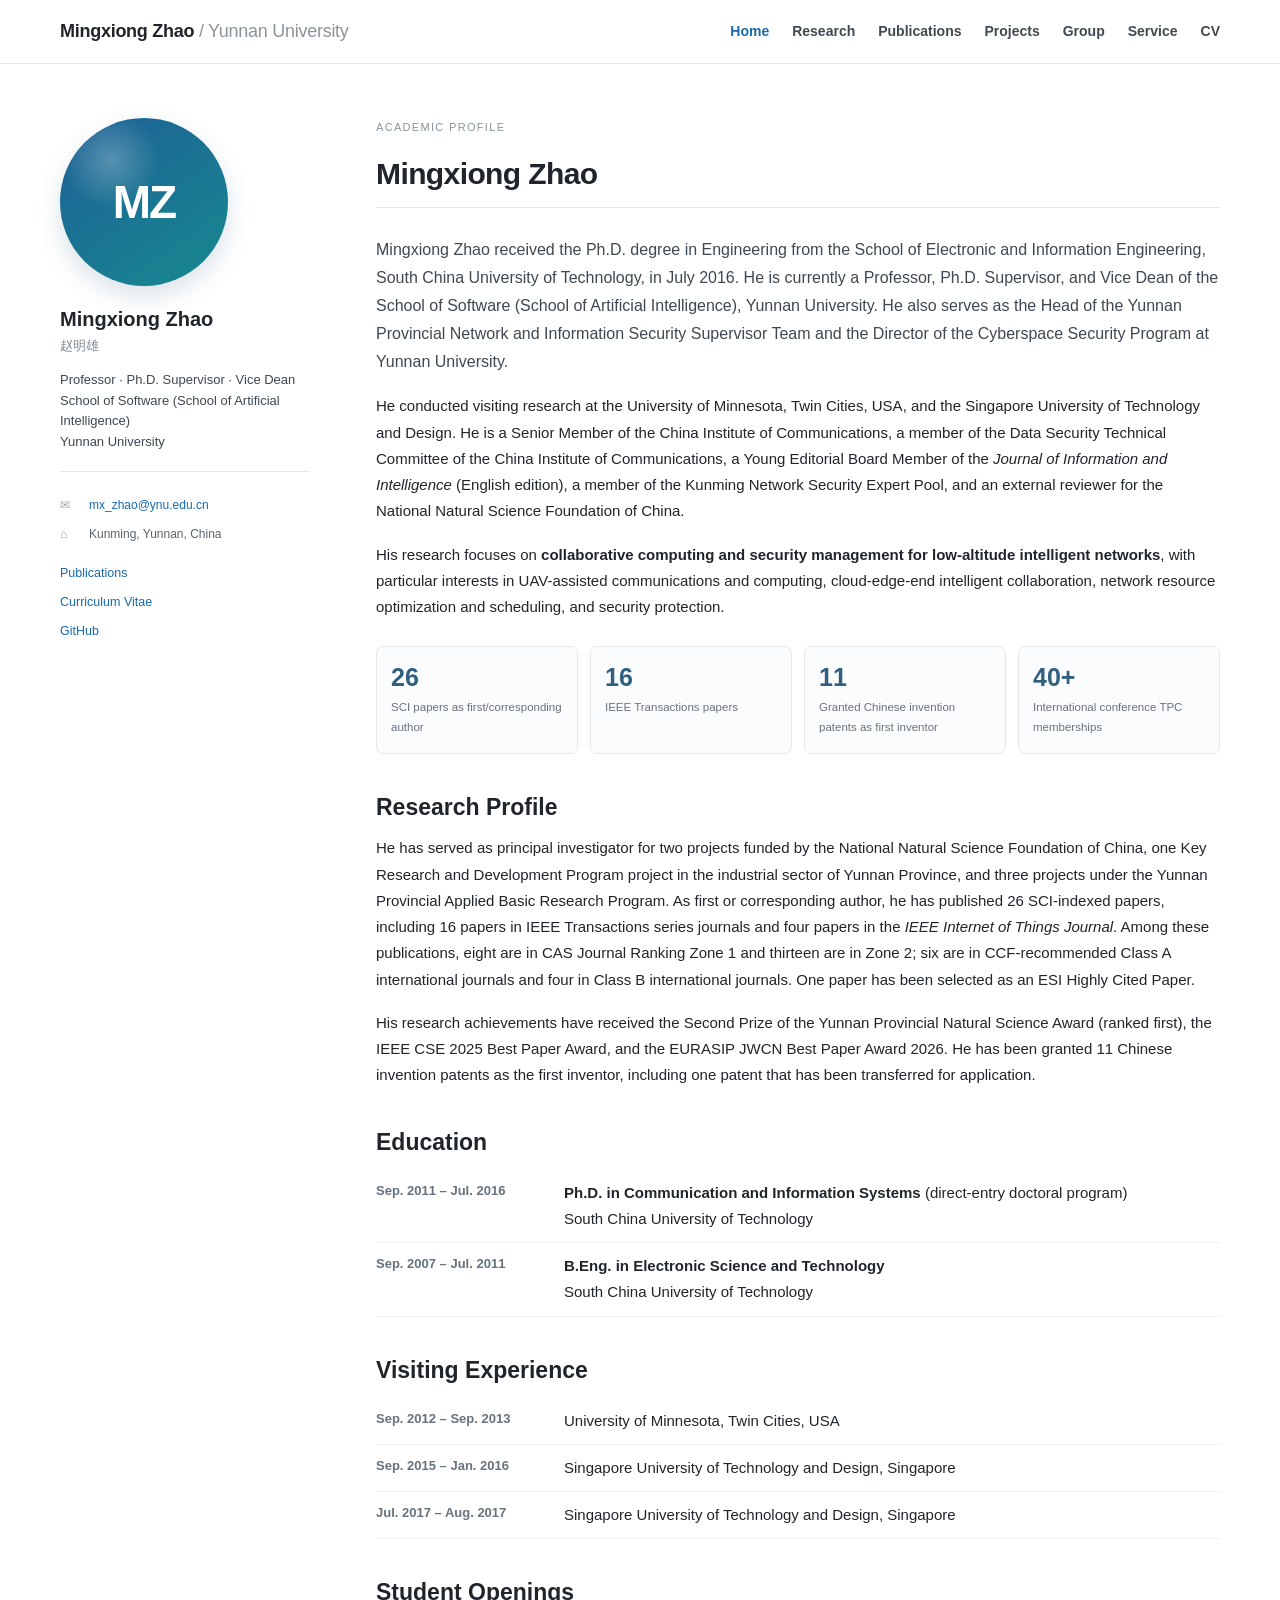
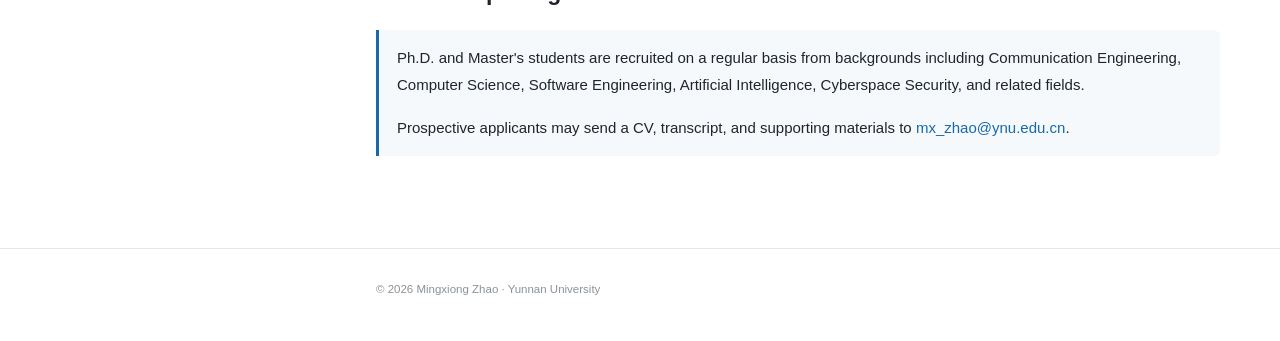
<file: index.html>
<!doctype html>
<html lang="en">
<head>
<meta charset="utf-8"><meta name="viewport" content="width=device-width,initial-scale=1">
<meta name="description" content="Mingxiong Zhao, Professor and Ph.D. Supervisor at Yunnan University. Research on low-altitude intelligent networks, UAV-assisted communication and computing, edge intelligence, network optimization, and security.">
<title>Home | Mingxiong Zhao</title><link rel="stylesheet" href="assets/css/main.css">
</head>
<body>
<header class="site-header"><div class="navbar"><a class="site-title" href="index.html">Mingxiong Zhao <span>/ Yunnan University</span></a><button class="menu-btn" aria-label="Toggle navigation" aria-expanded="false">☰</button><nav class="nav-links"><a href="index.html" class="active">Home</a><a href="research/">Research</a><a href="publications/">Publications</a><a href="projects/">Projects</a><a href="group/">Group</a><a href="service/">Service</a><a href="cv/">CV</a></nav></div></header>
<div class="layout">
<aside class="sidebar"><div class="sidebar-inner"><div class="avatar" aria-label="Profile photo placeholder">MZ</div><div><h2>Mingxiong Zhao</h2><p class="name-en">赵明雄</p><p class="role">Professor · Ph.D. Supervisor · Vice Dean<br>School of Software (School of Artificial Intelligence)<br>Yunnan University</p></div><div class="sidebar-meta"><div class="meta-row"><span class="meta-label">✉</span><span><a href="mailto:mx_zhao@ynu.edu.cn">mx_zhao@ynu.edu.cn</a></span></div><div class="meta-row"><span class="meta-label">⌂</span><span>Kunming, Yunnan, China</span></div></div><div class="sidebar-links"><a href="publications/">Publications</a><a href="cv/">Curriculum Vitae</a><a href="https://github.com/zhao-ynu">GitHub</a></div></div></aside>
<main class="content">
<p class="smallcaps">Academic Profile</p><h1>Mingxiong Zhao</h1>
<p class="lead">Mingxiong Zhao received the Ph.D. degree in Engineering from the School of Electronic and Information Engineering, South China University of Technology, in July 2016. He is currently a Professor, Ph.D. Supervisor, and Vice Dean of the School of Software (School of Artificial Intelligence), Yunnan University. He also serves as the Head of the Yunnan Provincial Network and Information Security Supervisor Team and the Director of the Cyberspace Security Program at Yunnan University.</p>
<p>He conducted visiting research at the University of Minnesota, Twin Cities, USA, and the Singapore University of Technology and Design. He is a Senior Member of the China Institute of Communications, a member of the Data Security Technical Committee of the China Institute of Communications, a Young Editorial Board Member of the <em>Journal of Information and Intelligence</em> (English edition), a member of the Kunming Network Security Expert Pool, and an external reviewer for the National Natural Science Foundation of China.</p>
<p>His research focuses on <strong>collaborative computing and security management for low-altitude intelligent networks</strong>, with particular interests in UAV-assisted communications and computing, cloud-edge-end intelligent collaboration, network resource optimization and scheduling, and security protection.</p>
<div class="quick-stats"><div class="stat"><strong>26</strong><span>SCI papers as first/corresponding author</span></div><div class="stat"><strong>16</strong><span>IEEE Transactions papers</span></div><div class="stat"><strong>11</strong><span>Granted Chinese invention patents as first inventor</span></div><div class="stat"><strong>40+</strong><span>International conference TPC memberships</span></div></div>
<h2>Research Profile</h2><p>He has served as principal investigator for two projects funded by the National Natural Science Foundation of China, one Key Research and Development Program project in the industrial sector of Yunnan Province, and three projects under the Yunnan Provincial Applied Basic Research Program. As first or corresponding author, he has published 26 SCI-indexed papers, including 16 papers in IEEE Transactions series journals and four papers in the <em>IEEE Internet of Things Journal</em>. Among these publications, eight are in CAS Journal Ranking Zone 1 and thirteen are in Zone 2; six are in CCF-recommended Class A international journals and four in Class B international journals. One paper has been selected as an ESI Highly Cited Paper.</p>
<p>His research achievements have received the Second Prize of the Yunnan Provincial Natural Science Award (ranked first), the IEEE CSE 2025 Best Paper Award, and the EURASIP JWCN Best Paper Award 2026. He has been granted 11 Chinese invention patents as the first inventor, including one patent that has been transferred for application.</p>
<h2>Education</h2><div class="cv-item"><span class="cv-date">Sep. 2011 – Jul. 2016</span><div><strong>Ph.D. in Communication and Information Systems</strong> (direct-entry doctoral program)<br>South China University of Technology</div></div><div class="cv-item"><span class="cv-date">Sep. 2007 – Jul. 2011</span><div><strong>B.Eng. in Electronic Science and Technology</strong><br>South China University of Technology</div></div>
<h2>Visiting Experience</h2><div class="cv-item"><span class="cv-date">Sep. 2012 – Sep. 2013</span><div>University of Minnesota, Twin Cities, USA</div></div><div class="cv-item"><span class="cv-date">Sep. 2015 – Jan. 2016</span><div>Singapore University of Technology and Design, Singapore</div></div><div class="cv-item"><span class="cv-date">Jul. 2017 – Aug. 2017</span><div>Singapore University of Technology and Design, Singapore</div></div>
<h2>Student Openings</h2><div class="notice"><p>Ph.D. and Master's students are recruited on a regular basis from backgrounds including Communication Engineering, Computer Science, Software Engineering, Artificial Intelligence, Cyberspace Security, and related fields.</p><p>Prospective applicants may send a CV, transcript, and supporting materials to <a href="mailto:mx_zhao@ynu.edu.cn">mx_zhao@ynu.edu.cn</a>.</p></div>
</main></div>
<footer class="footer"><div class="footer-inner"><p>© 2026 Mingxiong Zhao · Yunnan University</p></div></footer><script src="assets/js/main.js"></script></body></html>
</file>
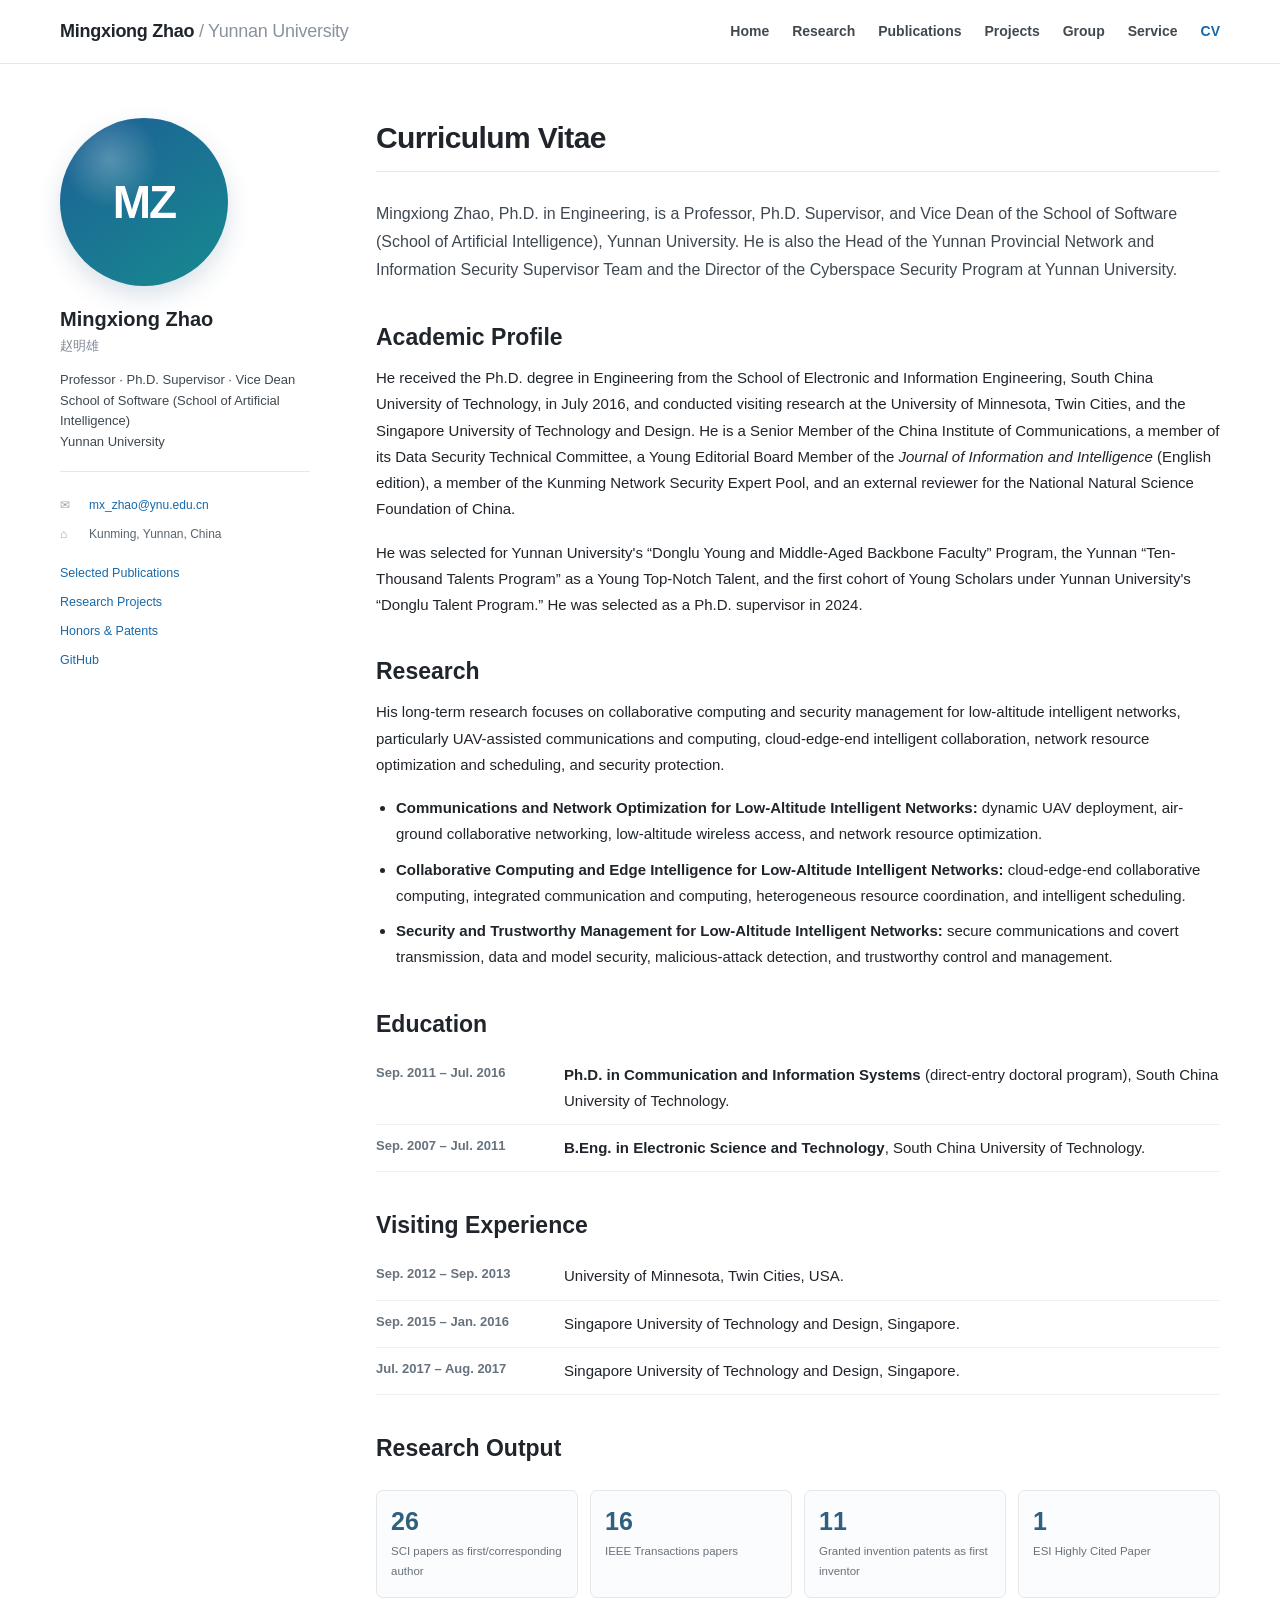
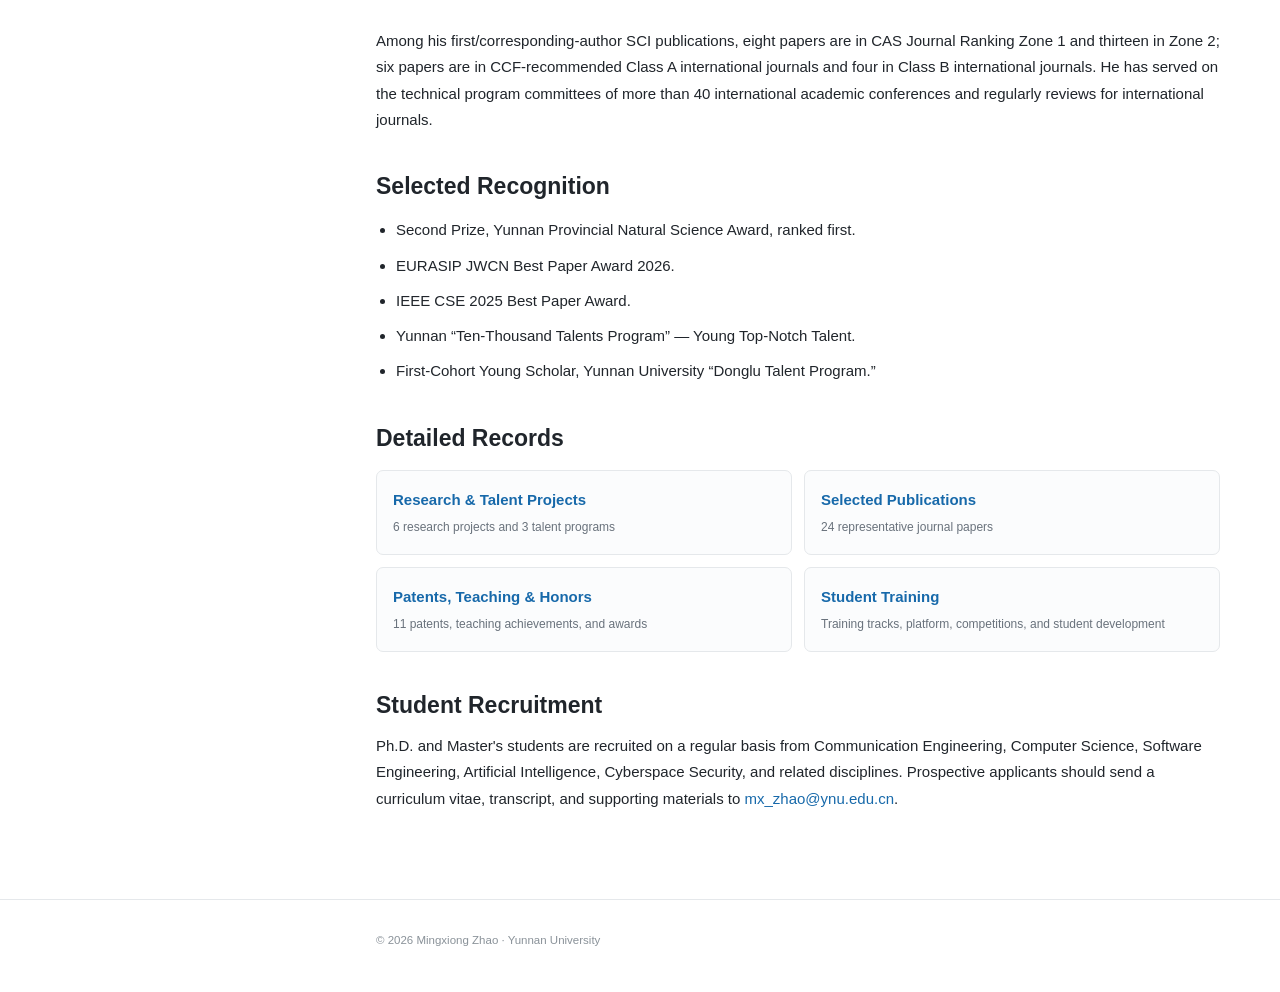
<file: cv/index.html>
<!doctype html><html lang="en"><head><meta charset="utf-8"><meta name="viewport" content="width=device-width,initial-scale=1"><meta name="description" content="Curriculum vitae of Mingxiong Zhao, Yunnan University."><title>CV | Mingxiong Zhao</title><link rel="stylesheet" href="../assets/css/main.css"></head><body><header class="site-header"><div class="navbar"><a class="site-title" href="../index.html">Mingxiong Zhao <span>/ Yunnan University</span></a><button class="menu-btn" aria-label="Toggle navigation" aria-expanded="false">☰</button><nav class="nav-links"><a href="../index.html">Home</a><a href="../research/">Research</a><a href="../publications/">Publications</a><a href="../projects/">Projects</a><a href="../group/">Group</a><a href="../service/">Service</a><a href="../cv/" class="active">CV</a></nav></div></header><div class="layout"><aside class="sidebar"><div class="sidebar-inner"><div class="avatar">MZ</div><div><h2>Mingxiong Zhao</h2><p class="name-en">赵明雄</p><p class="role">Professor · Ph.D. Supervisor · Vice Dean<br>School of Software (School of Artificial Intelligence)<br>Yunnan University</p></div><div class="sidebar-meta"><div class="meta-row"><span class="meta-label">✉</span><span><a href="mailto:mx_zhao@ynu.edu.cn">mx_zhao@ynu.edu.cn</a></span></div><div class="meta-row"><span class="meta-label">⌂</span><span>Kunming, Yunnan, China</span></div></div><div class="sidebar-links"><a href="../publications/">Selected Publications</a><a href="../projects/">Research Projects</a><a href="../service/">Honors & Patents</a><a href="https://github.com/zhao-ynu">GitHub</a></div></div></aside><main class="content"><h1>Curriculum Vitae</h1><p class="lead">Mingxiong Zhao, Ph.D. in Engineering, is a Professor, Ph.D. Supervisor, and Vice Dean of the School of Software (School of Artificial Intelligence), Yunnan University. He is also the Head of the Yunnan Provincial Network and Information Security Supervisor Team and the Director of the Cyberspace Security Program at Yunnan University.</p><h2>Academic Profile</h2><p>He received the Ph.D. degree in Engineering from the School of Electronic and Information Engineering, South China University of Technology, in July 2016, and conducted visiting research at the University of Minnesota, Twin Cities, and the Singapore University of Technology and Design. He is a Senior Member of the China Institute of Communications, a member of its Data Security Technical Committee, a Young Editorial Board Member of the <em>Journal of Information and Intelligence</em> (English edition), a member of the Kunming Network Security Expert Pool, and an external reviewer for the National Natural Science Foundation of China.</p><p>He was selected for Yunnan University's “Donglu Young and Middle-Aged Backbone Faculty” Program, the Yunnan “Ten-Thousand Talents Program” as a Young Top-Notch Talent, and the first cohort of Young Scholars under Yunnan University's “Donglu Talent Program.” He was selected as a Ph.D. supervisor in 2024.</p><h2>Research</h2><p>His long-term research focuses on collaborative computing and security management for low-altitude intelligent networks, particularly UAV-assisted communications and computing, cloud-edge-end intelligent collaboration, network resource optimization and scheduling, and security protection.</p><ul class="service-list"><li><strong>Communications and Network Optimization for Low-Altitude Intelligent Networks:</strong> dynamic UAV deployment, air-ground collaborative networking, low-altitude wireless access, and network resource optimization.</li><li><strong>Collaborative Computing and Edge Intelligence for Low-Altitude Intelligent Networks:</strong> cloud-edge-end collaborative computing, integrated communication and computing, heterogeneous resource coordination, and intelligent scheduling.</li><li><strong>Security and Trustworthy Management for Low-Altitude Intelligent Networks:</strong> secure communications and covert transmission, data and model security, malicious-attack detection, and trustworthy control and management.</li></ul><h2>Education</h2><div class="cv-item"><span class="cv-date">Sep. 2011 – Jul. 2016</span><div><strong>Ph.D. in Communication and Information Systems</strong> (direct-entry doctoral program), South China University of Technology.</div></div><div class="cv-item"><span class="cv-date">Sep. 2007 – Jul. 2011</span><div><strong>B.Eng. in Electronic Science and Technology</strong>, South China University of Technology.</div></div><h2>Visiting Experience</h2><div class="cv-item"><span class="cv-date">Sep. 2012 – Sep. 2013</span><div>University of Minnesota, Twin Cities, USA.</div></div><div class="cv-item"><span class="cv-date">Sep. 2015 – Jan. 2016</span><div>Singapore University of Technology and Design, Singapore.</div></div><div class="cv-item"><span class="cv-date">Jul. 2017 – Aug. 2017</span><div>Singapore University of Technology and Design, Singapore.</div></div><h2>Research Output</h2><div class="quick-stats"><div class="stat"><strong>26</strong><span>SCI papers as first/corresponding author</span></div><div class="stat"><strong>16</strong><span>IEEE Transactions papers</span></div><div class="stat"><strong>11</strong><span>Granted invention patents as first inventor</span></div><div class="stat"><strong>1</strong><span>ESI Highly Cited Paper</span></div></div><p>Among his first/corresponding-author SCI publications, eight papers are in CAS Journal Ranking Zone 1 and thirteen in Zone 2; six papers are in CCF-recommended Class A international journals and four in Class B international journals. He has served on the technical program committees of more than 40 international academic conferences and regularly reviews for international journals.</p><h2>Selected Recognition</h2><ul class="service-list"><li>Second Prize, Yunnan Provincial Natural Science Award, ranked first.</li><li>EURASIP JWCN Best Paper Award 2026.</li><li>IEEE CSE 2025 Best Paper Award.</li><li>Yunnan “Ten-Thousand Talents Program” — Young Top-Notch Talent.</li><li>First-Cohort Young Scholar, Yunnan University “Donglu Talent Program.”</li></ul><h2>Detailed Records</h2><div class="link-grid"><a class="link-card" href="../projects/"><strong>Research & Talent Projects</strong><span>6 research projects and 3 talent programs</span></a><a class="link-card" href="../publications/"><strong>Selected Publications</strong><span>24 representative journal papers</span></a><a class="link-card" href="../service/"><strong>Patents, Teaching & Honors</strong><span>11 patents, teaching achievements, and awards</span></a><a class="link-card" href="../group/"><strong>Student Training</strong><span>Training tracks, platform, competitions, and student development</span></a></div><h2>Student Recruitment</h2><p>Ph.D. and Master's students are recruited on a regular basis from Communication Engineering, Computer Science, Software Engineering, Artificial Intelligence, Cyberspace Security, and related disciplines. Prospective applicants should send a curriculum vitae, transcript, and supporting materials to <a href="mailto:mx_zhao@ynu.edu.cn">mx_zhao@ynu.edu.cn</a>.</p></main></div><footer class="footer"><div class="footer-inner"><p>© 2026 Mingxiong Zhao · Yunnan University</p></div></footer><script src="../assets/js/main.js"></script></body></html>
</file>
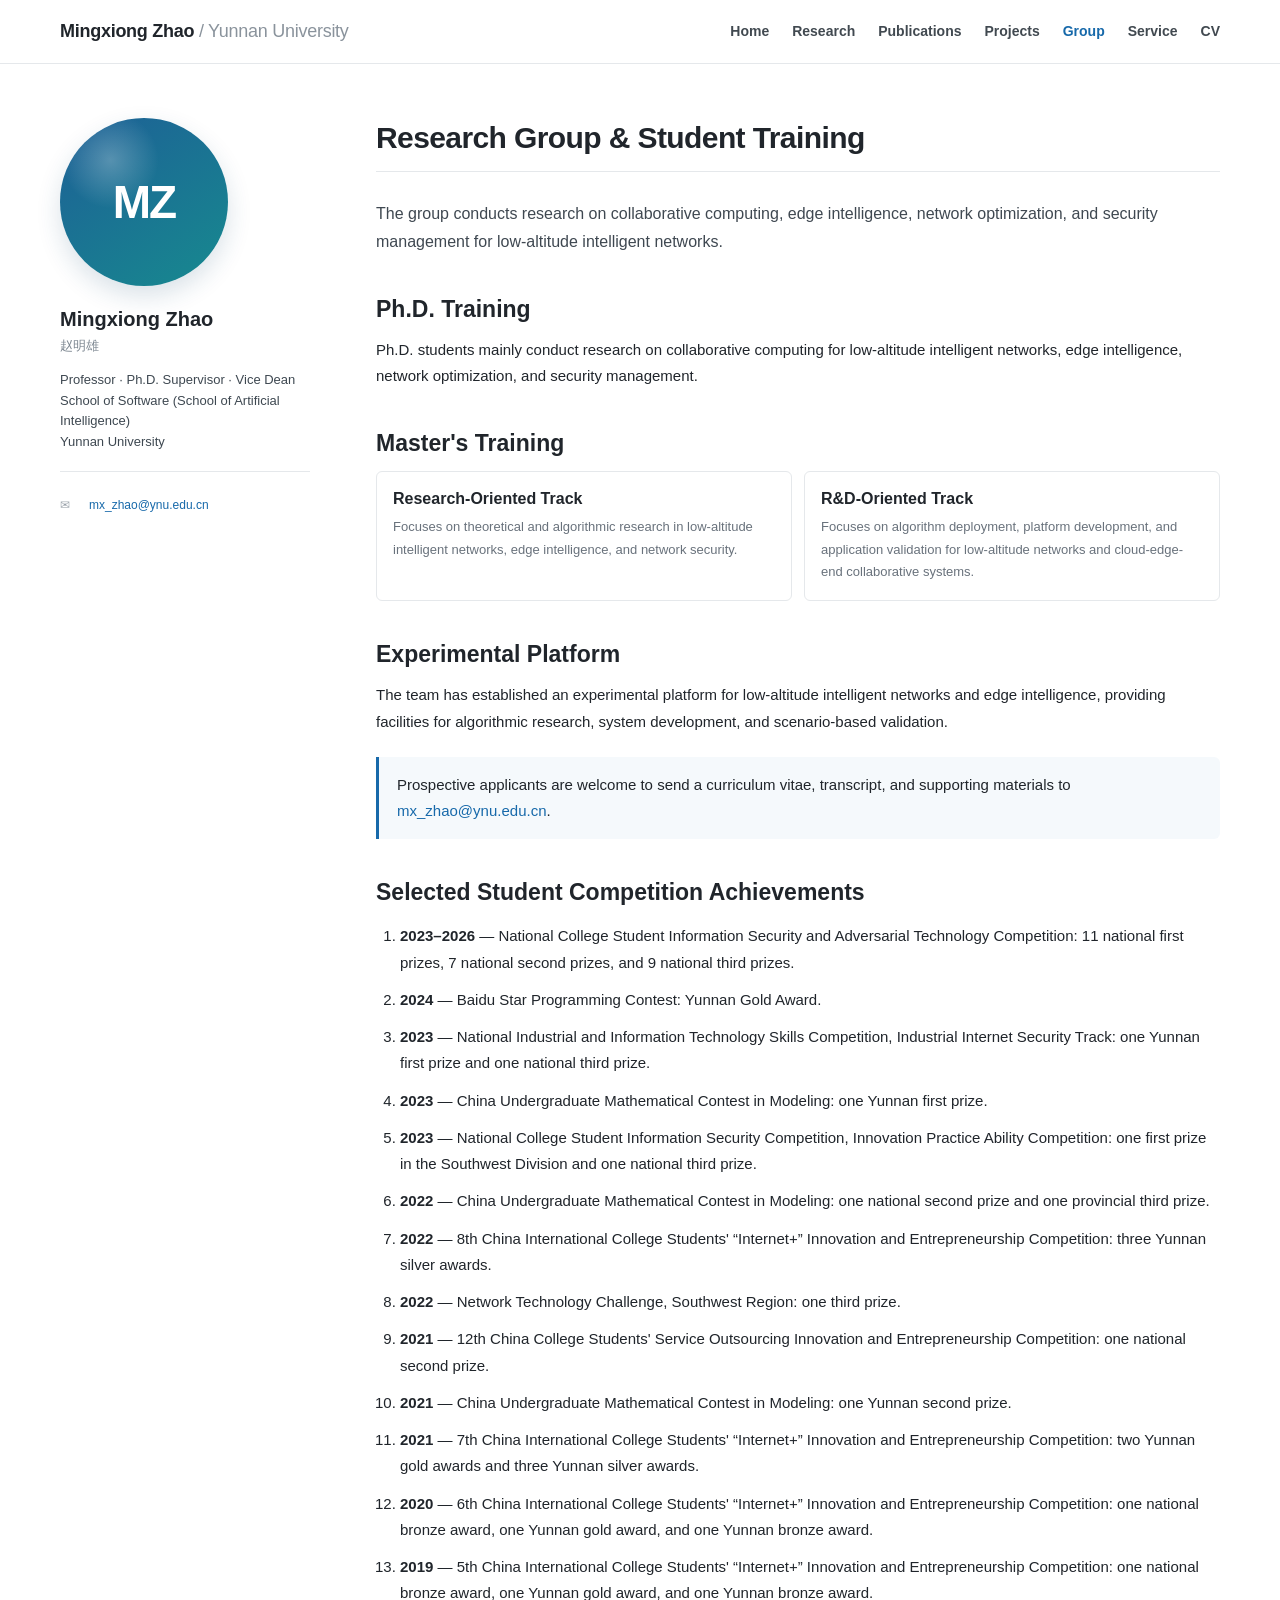
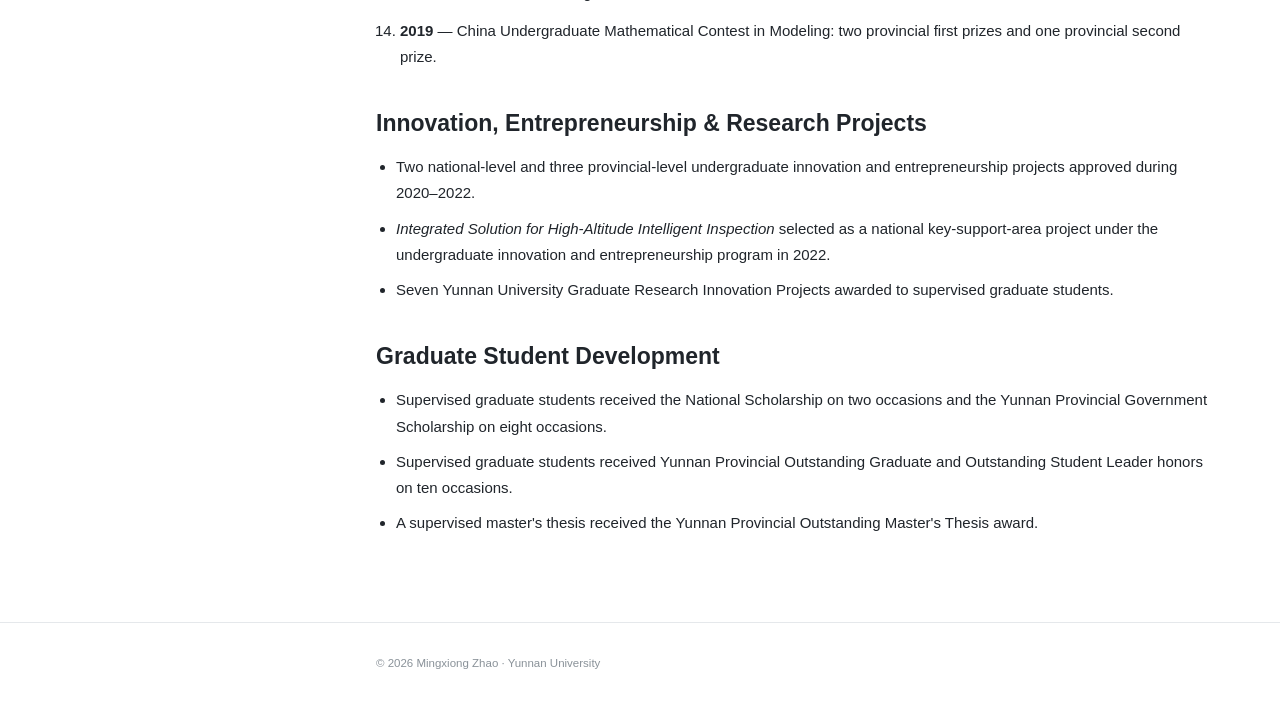
<file: group/index.html>
<!doctype html><html lang="en"><head><meta charset="utf-8"><meta name="viewport" content="width=device-width,initial-scale=1"><meta name="description" content="Research group, student training, and student achievements supervised by Mingxiong Zhao."><title>Group | Mingxiong Zhao</title><link rel="stylesheet" href="../assets/css/main.css"></head><body><header class="site-header"><div class="navbar"><a class="site-title" href="../index.html">Mingxiong Zhao <span>/ Yunnan University</span></a><button class="menu-btn" aria-label="Toggle navigation" aria-expanded="false">☰</button><nav class="nav-links"><a href="../index.html">Home</a><a href="../research/">Research</a><a href="../publications/">Publications</a><a href="../projects/">Projects</a><a href="../group/" class="active">Group</a><a href="../service/">Service</a><a href="../cv/">CV</a></nav></div></header><div class="layout"><aside class="sidebar"><div class="sidebar-inner"><div class="avatar">MZ</div><div><h2>Mingxiong Zhao</h2><p class="name-en">赵明雄</p><p class="role">Professor · Ph.D. Supervisor · Vice Dean<br>School of Software (School of Artificial Intelligence)<br>Yunnan University</p></div><div class="sidebar-meta"><div class="meta-row"><span class="meta-label">✉</span><span><a href="mailto:mx_zhao@ynu.edu.cn">mx_zhao@ynu.edu.cn</a></span></div></div></div></aside><main class="content"><h1>Research Group & Student Training</h1><p class="lead">The group conducts research on collaborative computing, edge intelligence, network optimization, and security management for low-altitude intelligent networks.</p><h2>Ph.D. Training</h2><p>Ph.D. students mainly conduct research on collaborative computing for low-altitude intelligent networks, edge intelligence, network optimization, and security management.</p><h2>Master's Training</h2><div class="topic-grid"><div class="topic-card"><h3>Research-Oriented Track</h3><p>Focuses on theoretical and algorithmic research in low-altitude intelligent networks, edge intelligence, and network security.</p></div><div class="topic-card"><h3>R&D-Oriented Track</h3><p>Focuses on algorithm deployment, platform development, and application validation for low-altitude networks and cloud-edge-end collaborative systems.</p></div></div><h2>Experimental Platform</h2><p>The team has established an experimental platform for low-altitude intelligent networks and edge intelligence, providing facilities for algorithmic research, system development, and scenario-based validation.</p><div class="notice"><p>Prospective applicants are welcome to send a curriculum vitae, transcript, and supporting materials to <a href="mailto:mx_zhao@ynu.edu.cn">mx_zhao@ynu.edu.cn</a>.</p></div><h2>Selected Student Competition Achievements</h2><ol class="achievement-list"><li><strong>2023–2026</strong> — National College Student Information Security and Adversarial Technology Competition: 11 national first prizes, 7 national second prizes, and 9 national third prizes.</li><li><strong>2024</strong> — Baidu Star Programming Contest: Yunnan Gold Award.</li><li><strong>2023</strong> — National Industrial and Information Technology Skills Competition, Industrial Internet Security Track: one Yunnan first prize and one national third prize.</li><li><strong>2023</strong> — China Undergraduate Mathematical Contest in Modeling: one Yunnan first prize.</li><li><strong>2023</strong> — National College Student Information Security Competition, Innovation Practice Ability Competition: one first prize in the Southwest Division and one national third prize.</li><li><strong>2022</strong> — China Undergraduate Mathematical Contest in Modeling: one national second prize and one provincial third prize.</li><li><strong>2022</strong> — 8th China International College Students' “Internet+” Innovation and Entrepreneurship Competition: three Yunnan silver awards.</li><li><strong>2022</strong> — Network Technology Challenge, Southwest Region: one third prize.</li><li><strong>2021</strong> — 12th China College Students' Service Outsourcing Innovation and Entrepreneurship Competition: one national second prize.</li><li><strong>2021</strong> — China Undergraduate Mathematical Contest in Modeling: one Yunnan second prize.</li><li><strong>2021</strong> — 7th China International College Students' “Internet+” Innovation and Entrepreneurship Competition: two Yunnan gold awards and three Yunnan silver awards.</li><li><strong>2020</strong> — 6th China International College Students' “Internet+” Innovation and Entrepreneurship Competition: one national bronze award, one Yunnan gold award, and one Yunnan bronze award.</li><li><strong>2019</strong> — 5th China International College Students' “Internet+” Innovation and Entrepreneurship Competition: one national bronze award, one Yunnan gold award, and one Yunnan bronze award.</li><li><strong>2019</strong> — China Undergraduate Mathematical Contest in Modeling: two provincial first prizes and one provincial second prize.</li></ol><h2>Innovation, Entrepreneurship & Research Projects</h2><ul class="service-list"><li>Two national-level and three provincial-level undergraduate innovation and entrepreneurship projects approved during 2020–2022.</li><li><em>Integrated Solution for High-Altitude Intelligent Inspection</em> selected as a national key-support-area project under the undergraduate innovation and entrepreneurship program in 2022.</li><li>Seven Yunnan University Graduate Research Innovation Projects awarded to supervised graduate students.</li></ul><h2>Graduate Student Development</h2><ul class="service-list"><li>Supervised graduate students received the National Scholarship on two occasions and the Yunnan Provincial Government Scholarship on eight occasions.</li><li>Supervised graduate students received Yunnan Provincial Outstanding Graduate and Outstanding Student Leader honors on ten occasions.</li><li>A supervised master's thesis received the Yunnan Provincial Outstanding Master's Thesis award.</li></ul></main></div><footer class="footer"><div class="footer-inner"><p>© 2026 Mingxiong Zhao · Yunnan University</p></div></footer><script src="../assets/js/main.js"></script></body></html>
</file>
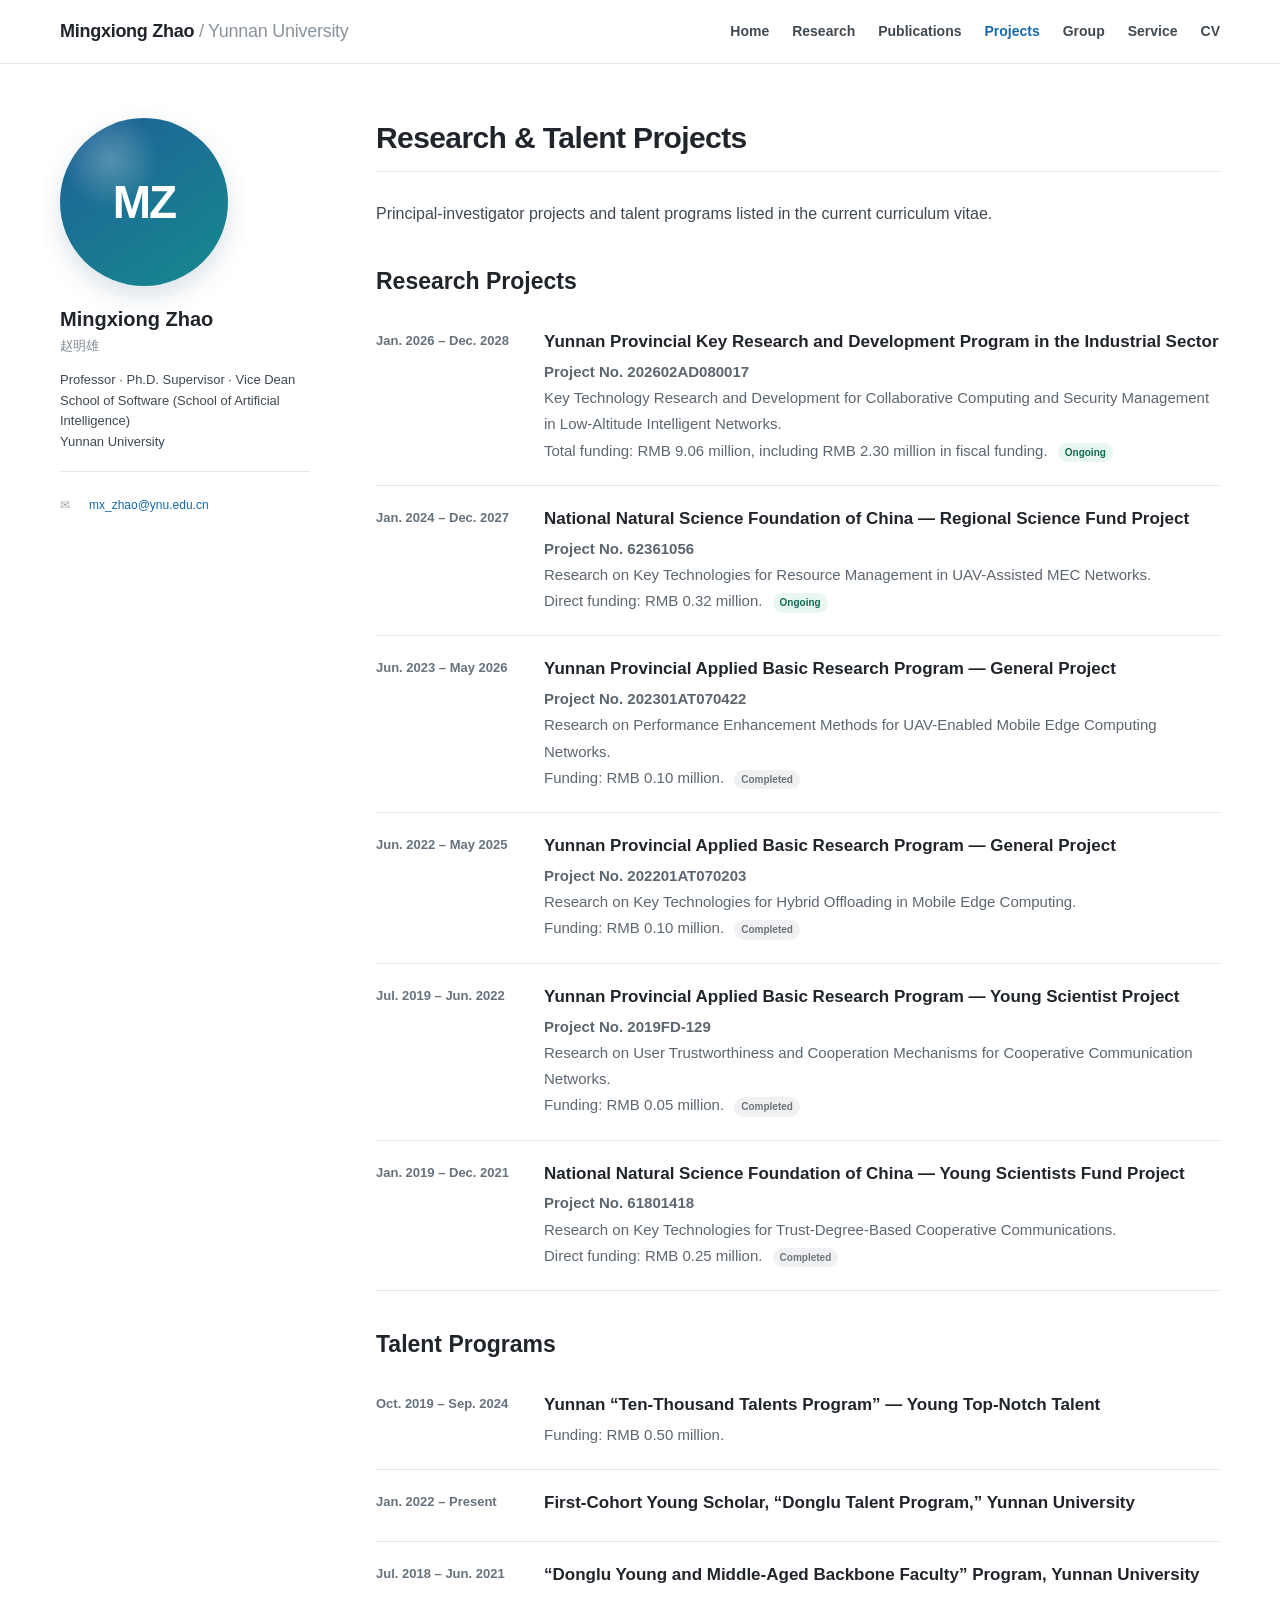
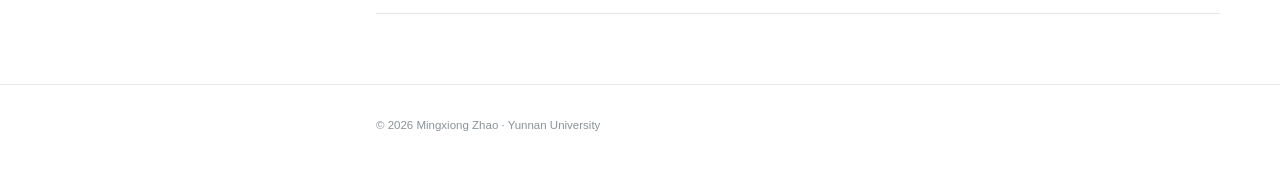
<file: projects/index.html>
<!doctype html><html lang="en"><head><meta charset="utf-8"><meta name="viewport" content="width=device-width,initial-scale=1"><meta name="description" content="Research and talent projects led by Mingxiong Zhao."><title>Projects | Mingxiong Zhao</title><link rel="stylesheet" href="../assets/css/main.css"></head><body><header class="site-header"><div class="navbar"><a class="site-title" href="../index.html">Mingxiong Zhao <span>/ Yunnan University</span></a><button class="menu-btn" aria-label="Toggle navigation" aria-expanded="false">☰</button><nav class="nav-links"><a href="../index.html">Home</a><a href="../research/">Research</a><a href="../publications/">Publications</a><a href="../projects/" class="active">Projects</a><a href="../group/">Group</a><a href="../service/">Service</a><a href="../cv/">CV</a></nav></div></header><div class="layout"><aside class="sidebar"><div class="sidebar-inner"><div class="avatar">MZ</div><div><h2>Mingxiong Zhao</h2><p class="name-en">赵明雄</p><p class="role">Professor · Ph.D. Supervisor · Vice Dean<br>School of Software (School of Artificial Intelligence)<br>Yunnan University</p></div><div class="sidebar-meta"><div class="meta-row"><span class="meta-label">✉</span><span><a href="mailto:mx_zhao@ynu.edu.cn">mx_zhao@ynu.edu.cn</a></span></div></div></div></aside><main class="content"><h1>Research & Talent Projects</h1><p class="lead">Principal-investigator projects and talent programs listed in the current curriculum vitae.</p><h2>Research Projects</h2><div class="project"><div class="date">Jan. 2026 – Dec. 2028</div><div><h3>Yunnan Provincial Key Research and Development Program in the Industrial Sector</h3><p><strong>Project No. 202602AD080017</strong><br>Key Technology Research and Development for Collaborative Computing and Security Management in Low-Altitude Intelligent Networks.<br>Total funding: RMB 9.06 million, including RMB 2.30 million in fiscal funding. <span class="status ongoing">Ongoing</span></p></div></div><div class="project"><div class="date">Jan. 2024 – Dec. 2027</div><div><h3>National Natural Science Foundation of China — Regional Science Fund Project</h3><p><strong>Project No. 62361056</strong><br>Research on Key Technologies for Resource Management in UAV-Assisted MEC Networks.<br>Direct funding: RMB 0.32 million. <span class="status ongoing">Ongoing</span></p></div></div><div class="project"><div class="date">Jun. 2023 – May 2026</div><div><h3>Yunnan Provincial Applied Basic Research Program — General Project</h3><p><strong>Project No. 202301AT070422</strong><br>Research on Performance Enhancement Methods for UAV-Enabled Mobile Edge Computing Networks.<br>Funding: RMB 0.10 million. <span class="status completed">Completed</span></p></div></div><div class="project"><div class="date">Jun. 2022 – May 2025</div><div><h3>Yunnan Provincial Applied Basic Research Program — General Project</h3><p><strong>Project No. 202201AT070203</strong><br>Research on Key Technologies for Hybrid Offloading in Mobile Edge Computing.<br>Funding: RMB 0.10 million. <span class="status completed">Completed</span></p></div></div><div class="project"><div class="date">Jul. 2019 – Jun. 2022</div><div><h3>Yunnan Provincial Applied Basic Research Program — Young Scientist Project</h3><p><strong>Project No. 2019FD-129</strong><br>Research on User Trustworthiness and Cooperation Mechanisms for Cooperative Communication Networks.<br>Funding: RMB 0.05 million. <span class="status completed">Completed</span></p></div></div><div class="project"><div class="date">Jan. 2019 – Dec. 2021</div><div><h3>National Natural Science Foundation of China — Young Scientists Fund Project</h3><p><strong>Project No. 61801418</strong><br>Research on Key Technologies for Trust-Degree-Based Cooperative Communications.<br>Direct funding: RMB 0.25 million. <span class="status completed">Completed</span></p></div></div><h2>Talent Programs</h2><div class="project"><div class="date">Oct. 2019 – Sep. 2024</div><div><h3>Yunnan “Ten-Thousand Talents Program” — Young Top-Notch Talent</h3><p>Funding: RMB 0.50 million.</p></div></div><div class="project"><div class="date">Jan. 2022 – Present</div><div><h3>First-Cohort Young Scholar, “Donglu Talent Program,” Yunnan University</h3></div></div><div class="project"><div class="date">Jul. 2018 – Jun. 2021</div><div><h3>“Donglu Young and Middle-Aged Backbone Faculty” Program, Yunnan University</h3></div></div></main></div><footer class="footer"><div class="footer-inner"><p>© 2026 Mingxiong Zhao · Yunnan University</p></div></footer><script src="../assets/js/main.js"></script></body></html>
</file>
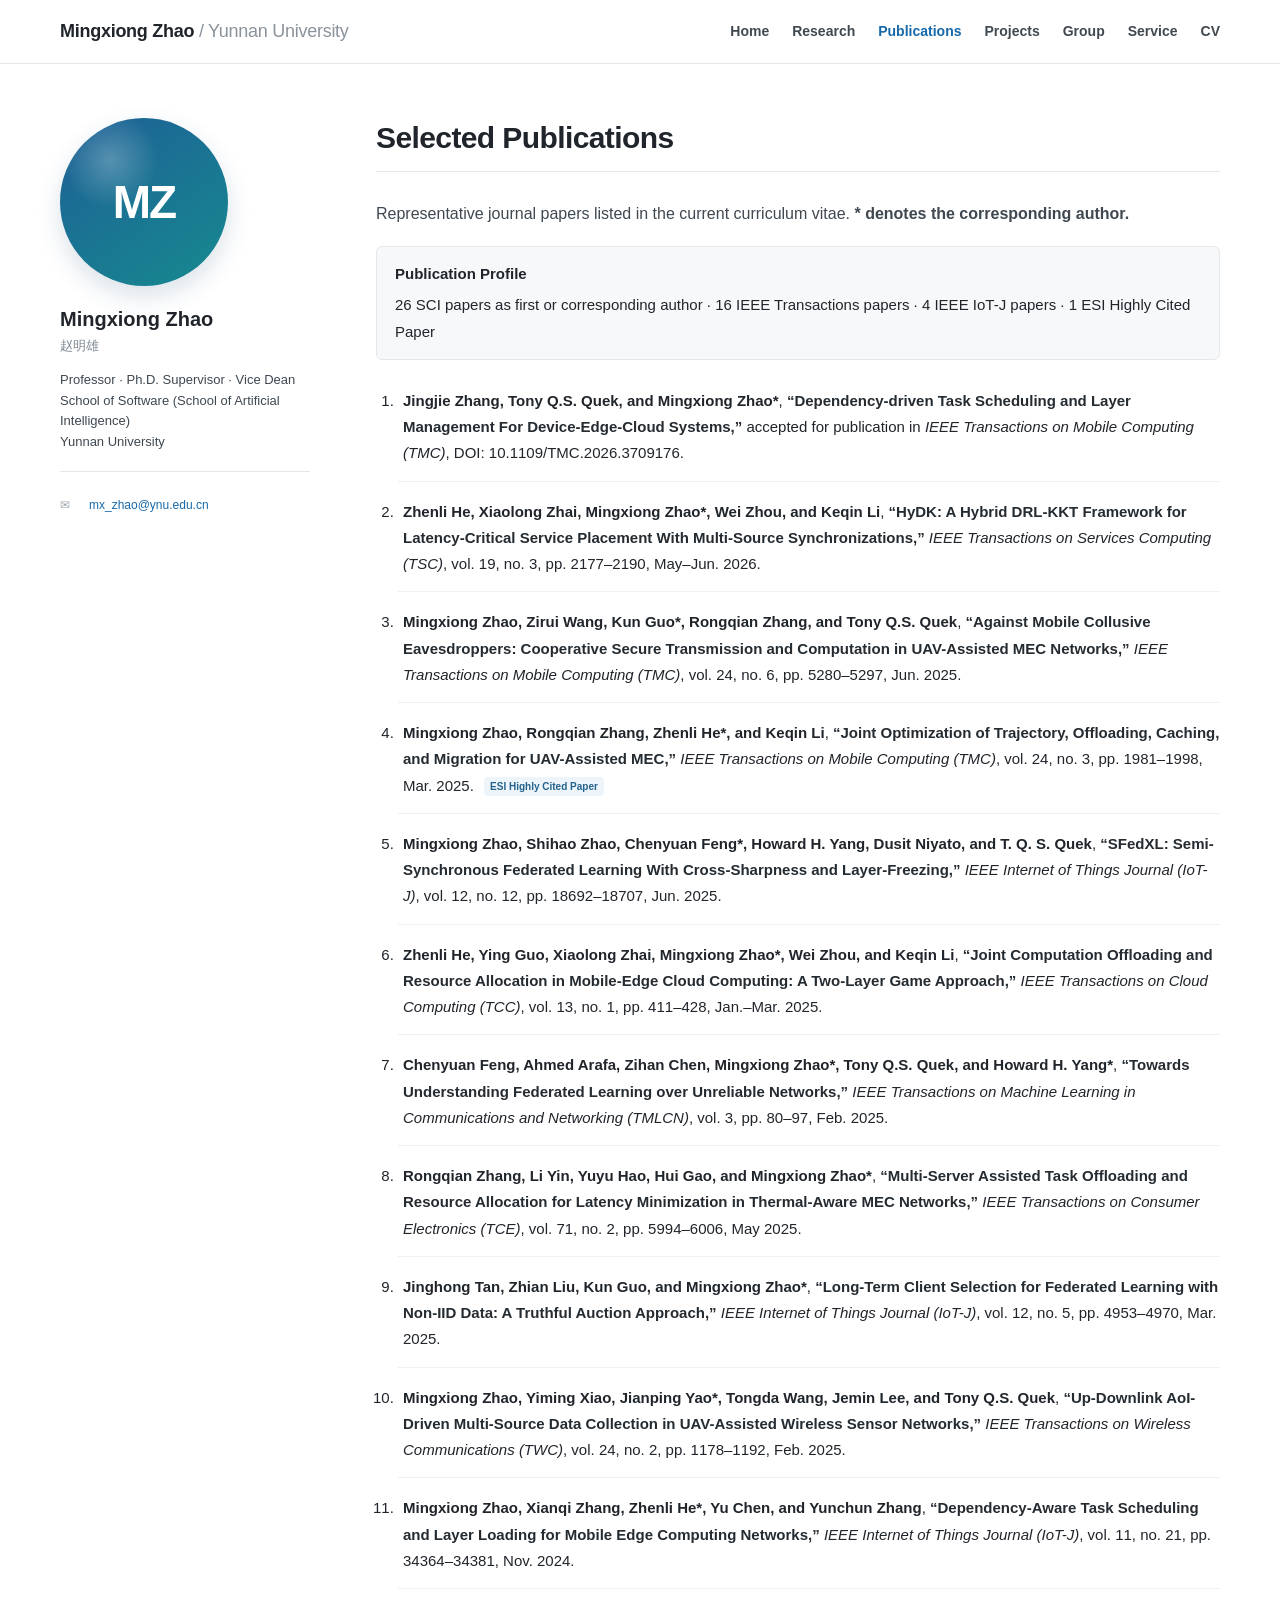
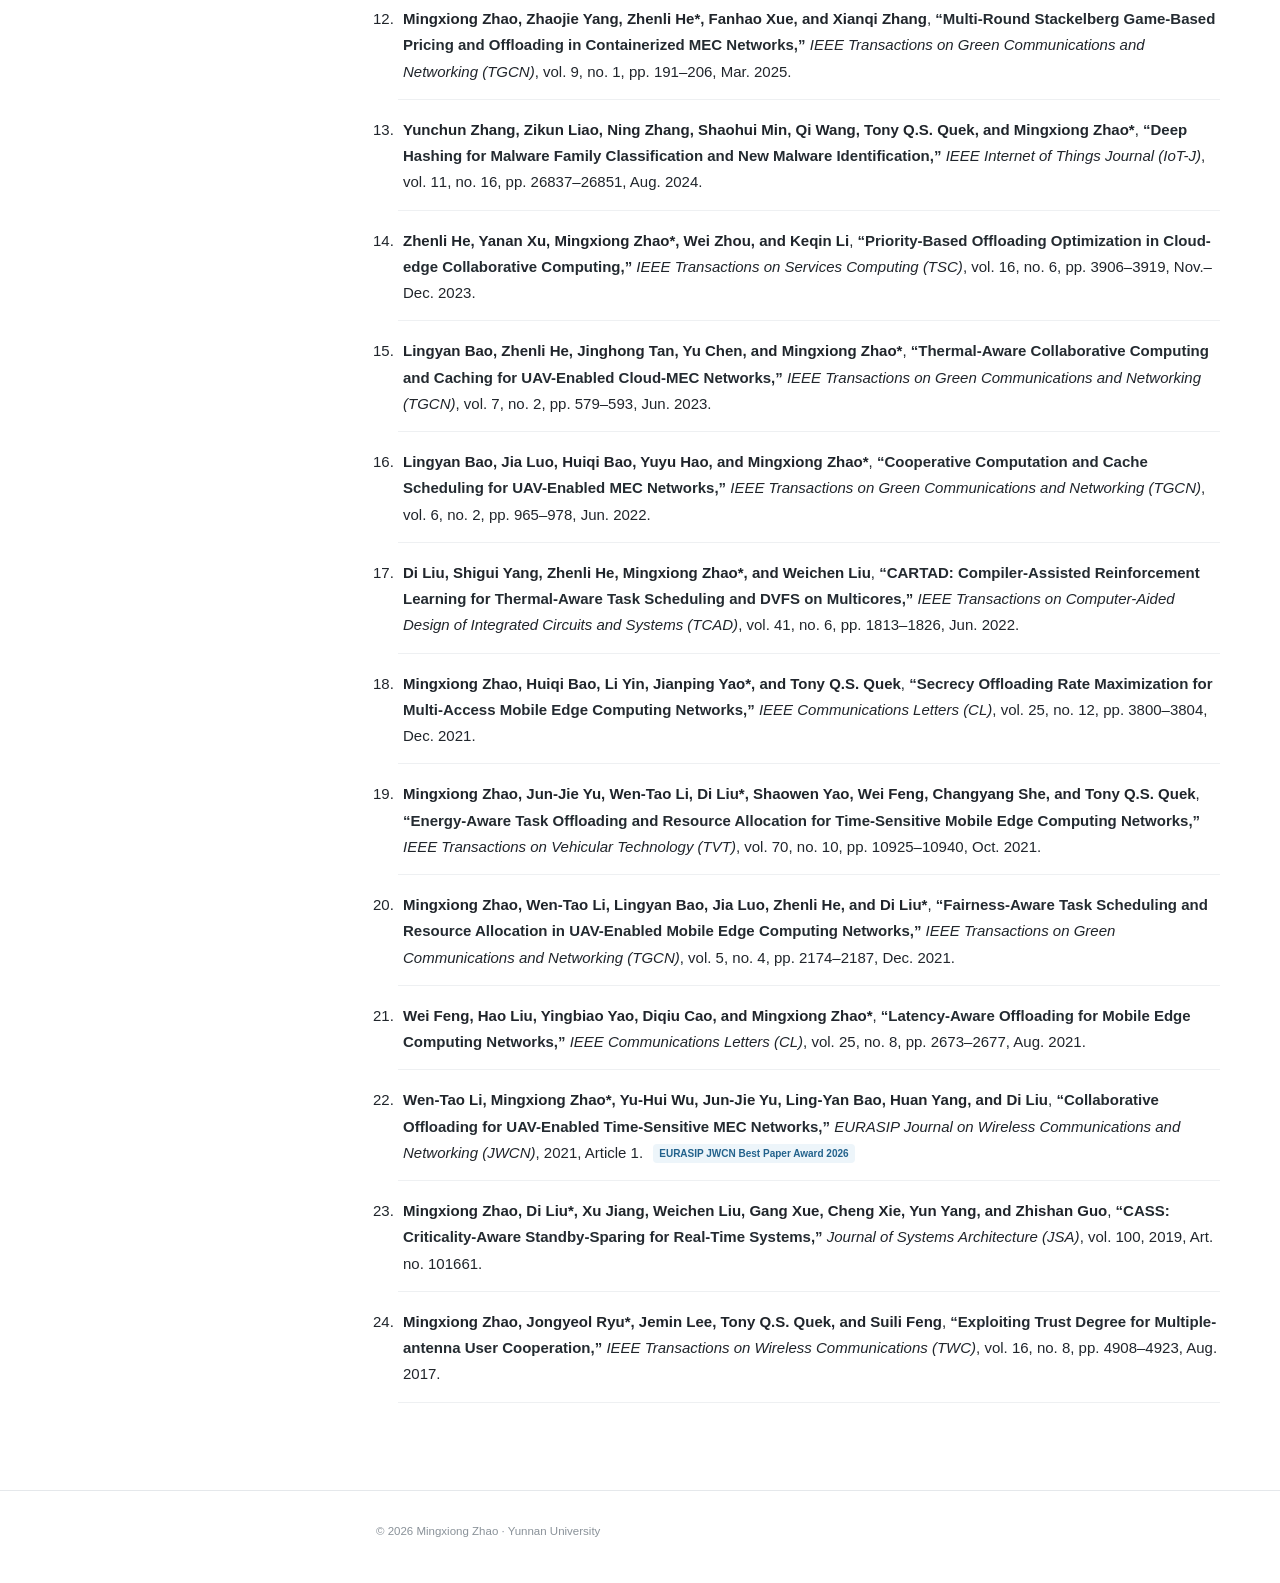
<file: publications/index.html>
<!doctype html><html lang="en"><head><meta charset="utf-8"><meta name="viewport" content="width=device-width,initial-scale=1"><meta name="description" content="Selected publications of Mingxiong Zhao."><title>Publications | Mingxiong Zhao</title><link rel="stylesheet" href="../assets/css/main.css"></head><body><header class="site-header"><div class="navbar"><a class="site-title" href="../index.html">Mingxiong Zhao <span>/ Yunnan University</span></a><button class="menu-btn" aria-label="Toggle navigation" aria-expanded="false">☰</button><nav class="nav-links"><a href="../index.html">Home</a><a href="../research/">Research</a><a href="../publications/" class="active">Publications</a><a href="../projects/">Projects</a><a href="../group/">Group</a><a href="../service/">Service</a><a href="../cv/">CV</a></nav></div></header><div class="layout"><aside class="sidebar"><div class="sidebar-inner"><div class="avatar">MZ</div><div><h2>Mingxiong Zhao</h2><p class="name-en">赵明雄</p><p class="role">Professor · Ph.D. Supervisor · Vice Dean<br>School of Software (School of Artificial Intelligence)<br>Yunnan University</p></div><div class="sidebar-meta"><div class="meta-row"><span class="meta-label">✉</span><span><a href="mailto:mx_zhao@ynu.edu.cn">mx_zhao@ynu.edu.cn</a></span></div></div></div></aside><main class="content"><h1>Selected Publications</h1><p class="lead">Representative journal papers listed in the current curriculum vitae. <strong>* denotes the corresponding author.</strong></p><div class="pub-toc"><strong>Publication Profile</strong><span>26 SCI papers as first or corresponding author · 16 IEEE Transactions papers · 4 IEEE IoT-J papers · 1 ESI Highly Cited Paper</span></div><ol class="pub-list numbered"><li><strong>Jingjie Zhang, Tony Q.S. Quek, and Mingxiong Zhao*</strong>, <span class="pub-title">“Dependency-driven Task Scheduling and Layer Management For Device-Edge-Cloud Systems,”</span> accepted for publication in <em>IEEE Transactions on Mobile Computing (TMC)</em>, DOI: 10.1109/TMC.2026.3709176.</li><li><strong>Zhenli He, Xiaolong Zhai, Mingxiong Zhao*, Wei Zhou, and Keqin Li</strong>, <span class="pub-title">“HyDK: A Hybrid DRL-KKT Framework for Latency-Critical Service Placement With Multi-Source Synchronizations,”</span> <em>IEEE Transactions on Services Computing (TSC)</em>, vol. 19, no. 3, pp. 2177–2190, May–Jun. 2026.</li><li><strong>Mingxiong Zhao, Zirui Wang, Kun Guo*, Rongqian Zhang, and Tony Q.S. Quek</strong>, <span class="pub-title">“Against Mobile Collusive Eavesdroppers: Cooperative Secure Transmission and Computation in UAV-Assisted MEC Networks,”</span> <em>IEEE Transactions on Mobile Computing (TMC)</em>, vol. 24, no. 6, pp. 5280–5297, Jun. 2025.</li><li><strong>Mingxiong Zhao, Rongqian Zhang, Zhenli He*, and Keqin Li</strong>, <span class="pub-title">“Joint Optimization of Trajectory, Offloading, Caching, and Migration for UAV-Assisted MEC,”</span> <em>IEEE Transactions on Mobile Computing (TMC)</em>, vol. 24, no. 3, pp. 1981–1998, Mar. 2025. <span class="badge">ESI Highly Cited Paper</span></li><li><strong>Mingxiong Zhao, Shihao Zhao, Chenyuan Feng*, Howard H. Yang, Dusit Niyato, and T. Q. S. Quek</strong>, <span class="pub-title">“SFedXL: Semi-Synchronous Federated Learning With Cross-Sharpness and Layer-Freezing,”</span> <em>IEEE Internet of Things Journal (IoT-J)</em>, vol. 12, no. 12, pp. 18692–18707, Jun. 2025.</li><li><strong>Zhenli He, Ying Guo, Xiaolong Zhai, Mingxiong Zhao*, Wei Zhou, and Keqin Li</strong>, <span class="pub-title">“Joint Computation Offloading and Resource Allocation in Mobile-Edge Cloud Computing: A Two-Layer Game Approach,”</span> <em>IEEE Transactions on Cloud Computing (TCC)</em>, vol. 13, no. 1, pp. 411–428, Jan.–Mar. 2025.</li><li><strong>Chenyuan Feng, Ahmed Arafa, Zihan Chen, Mingxiong Zhao*, Tony Q.S. Quek, and Howard H. Yang*</strong>, <span class="pub-title">“Towards Understanding Federated Learning over Unreliable Networks,”</span> <em>IEEE Transactions on Machine Learning in Communications and Networking (TMLCN)</em>, vol. 3, pp. 80–97, Feb. 2025.</li><li><strong>Rongqian Zhang, Li Yin, Yuyu Hao, Hui Gao, and Mingxiong Zhao*</strong>, <span class="pub-title">“Multi-Server Assisted Task Offloading and Resource Allocation for Latency Minimization in Thermal-Aware MEC Networks,”</span> <em>IEEE Transactions on Consumer Electronics (TCE)</em>, vol. 71, no. 2, pp. 5994–6006, May 2025.</li><li><strong>Jinghong Tan, Zhian Liu, Kun Guo, and Mingxiong Zhao*</strong>, <span class="pub-title">“Long-Term Client Selection for Federated Learning with Non-IID Data: A Truthful Auction Approach,”</span> <em>IEEE Internet of Things Journal (IoT-J)</em>, vol. 12, no. 5, pp. 4953–4970, Mar. 2025.</li><li><strong>Mingxiong Zhao, Yiming Xiao, Jianping Yao*, Tongda Wang, Jemin Lee, and Tony Q.S. Quek</strong>, <span class="pub-title">“Up-Downlink AoI-Driven Multi-Source Data Collection in UAV-Assisted Wireless Sensor Networks,”</span> <em>IEEE Transactions on Wireless Communications (TWC)</em>, vol. 24, no. 2, pp. 1178–1192, Feb. 2025.</li><li><strong>Mingxiong Zhao, Xianqi Zhang, Zhenli He*, Yu Chen, and Yunchun Zhang</strong>, <span class="pub-title">“Dependency-Aware Task Scheduling and Layer Loading for Mobile Edge Computing Networks,”</span> <em>IEEE Internet of Things Journal (IoT-J)</em>, vol. 11, no. 21, pp. 34364–34381, Nov. 2024.</li><li><strong>Mingxiong Zhao, Zhaojie Yang, Zhenli He*, Fanhao Xue, and Xianqi Zhang</strong>, <span class="pub-title">“Multi-Round Stackelberg Game-Based Pricing and Offloading in Containerized MEC Networks,”</span> <em>IEEE Transactions on Green Communications and Networking (TGCN)</em>, vol. 9, no. 1, pp. 191–206, Mar. 2025.</li><li><strong>Yunchun Zhang, Zikun Liao, Ning Zhang, Shaohui Min, Qi Wang, Tony Q.S. Quek, and Mingxiong Zhao*</strong>, <span class="pub-title">“Deep Hashing for Malware Family Classification and New Malware Identification,”</span> <em>IEEE Internet of Things Journal (IoT-J)</em>, vol. 11, no. 16, pp. 26837–26851, Aug. 2024.</li><li><strong>Zhenli He, Yanan Xu, Mingxiong Zhao*, Wei Zhou, and Keqin Li</strong>, <span class="pub-title">“Priority-Based Offloading Optimization in Cloud-edge Collaborative Computing,”</span> <em>IEEE Transactions on Services Computing (TSC)</em>, vol. 16, no. 6, pp. 3906–3919, Nov.–Dec. 2023.</li><li><strong>Lingyan Bao, Zhenli He, Jinghong Tan, Yu Chen, and Mingxiong Zhao*</strong>, <span class="pub-title">“Thermal-Aware Collaborative Computing and Caching for UAV-Enabled Cloud-MEC Networks,”</span> <em>IEEE Transactions on Green Communications and Networking (TGCN)</em>, vol. 7, no. 2, pp. 579–593, Jun. 2023.</li><li><strong>Lingyan Bao, Jia Luo, Huiqi Bao, Yuyu Hao, and Mingxiong Zhao*</strong>, <span class="pub-title">“Cooperative Computation and Cache Scheduling for UAV-Enabled MEC Networks,”</span> <em>IEEE Transactions on Green Communications and Networking (TGCN)</em>, vol. 6, no. 2, pp. 965–978, Jun. 2022.</li><li><strong>Di Liu, Shigui Yang, Zhenli He, Mingxiong Zhao*, and Weichen Liu</strong>, <span class="pub-title">“CARTAD: Compiler-Assisted Reinforcement Learning for Thermal-Aware Task Scheduling and DVFS on Multicores,”</span> <em>IEEE Transactions on Computer-Aided Design of Integrated Circuits and Systems (TCAD)</em>, vol. 41, no. 6, pp. 1813–1826, Jun. 2022.</li><li><strong>Mingxiong Zhao, Huiqi Bao, Li Yin, Jianping Yao*, and Tony Q.S. Quek</strong>, <span class="pub-title">“Secrecy Offloading Rate Maximization for Multi-Access Mobile Edge Computing Networks,”</span> <em>IEEE Communications Letters (CL)</em>, vol. 25, no. 12, pp. 3800–3804, Dec. 2021.</li><li><strong>Mingxiong Zhao, Jun-Jie Yu, Wen-Tao Li, Di Liu*, Shaowen Yao, Wei Feng, Changyang She, and Tony Q.S. Quek</strong>, <span class="pub-title">“Energy-Aware Task Offloading and Resource Allocation for Time-Sensitive Mobile Edge Computing Networks,”</span> <em>IEEE Transactions on Vehicular Technology (TVT)</em>, vol. 70, no. 10, pp. 10925–10940, Oct. 2021.</li><li><strong>Mingxiong Zhao, Wen-Tao Li, Lingyan Bao, Jia Luo, Zhenli He, and Di Liu*</strong>, <span class="pub-title">“Fairness-Aware Task Scheduling and Resource Allocation in UAV-Enabled Mobile Edge Computing Networks,”</span> <em>IEEE Transactions on Green Communications and Networking (TGCN)</em>, vol. 5, no. 4, pp. 2174–2187, Dec. 2021.</li><li><strong>Wei Feng, Hao Liu, Yingbiao Yao, Diqiu Cao, and Mingxiong Zhao*</strong>, <span class="pub-title">“Latency-Aware Offloading for Mobile Edge Computing Networks,”</span> <em>IEEE Communications Letters (CL)</em>, vol. 25, no. 8, pp. 2673–2677, Aug. 2021.</li><li><strong>Wen-Tao Li, Mingxiong Zhao*, Yu-Hui Wu, Jun-Jie Yu, Ling-Yan Bao, Huan Yang, and Di Liu</strong>, <span class="pub-title">“Collaborative Offloading for UAV-Enabled Time-Sensitive MEC Networks,”</span> <em>EURASIP Journal on Wireless Communications and Networking (JWCN)</em>, 2021, Article 1. <span class="badge">EURASIP JWCN Best Paper Award 2026</span></li><li><strong>Mingxiong Zhao, Di Liu*, Xu Jiang, Weichen Liu, Gang Xue, Cheng Xie, Yun Yang, and Zhishan Guo</strong>, <span class="pub-title">“CASS: Criticality-Aware Standby-Sparing for Real-Time Systems,”</span> <em>Journal of Systems Architecture (JSA)</em>, vol. 100, 2019, Art. no. 101661.</li><li><strong>Mingxiong Zhao, Jongyeol Ryu*, Jemin Lee, Tony Q.S. Quek, and Suili Feng</strong>, <span class="pub-title">“Exploiting Trust Degree for Multiple-antenna User Cooperation,”</span> <em>IEEE Transactions on Wireless Communications (TWC)</em>, vol. 16, no. 8, pp. 4908–4923, Aug. 2017.</li></ol></main></div><footer class="footer"><div class="footer-inner"><p>© 2026 Mingxiong Zhao · Yunnan University</p></div></footer><script src="../assets/js/main.js"></script></body></html>
</file>
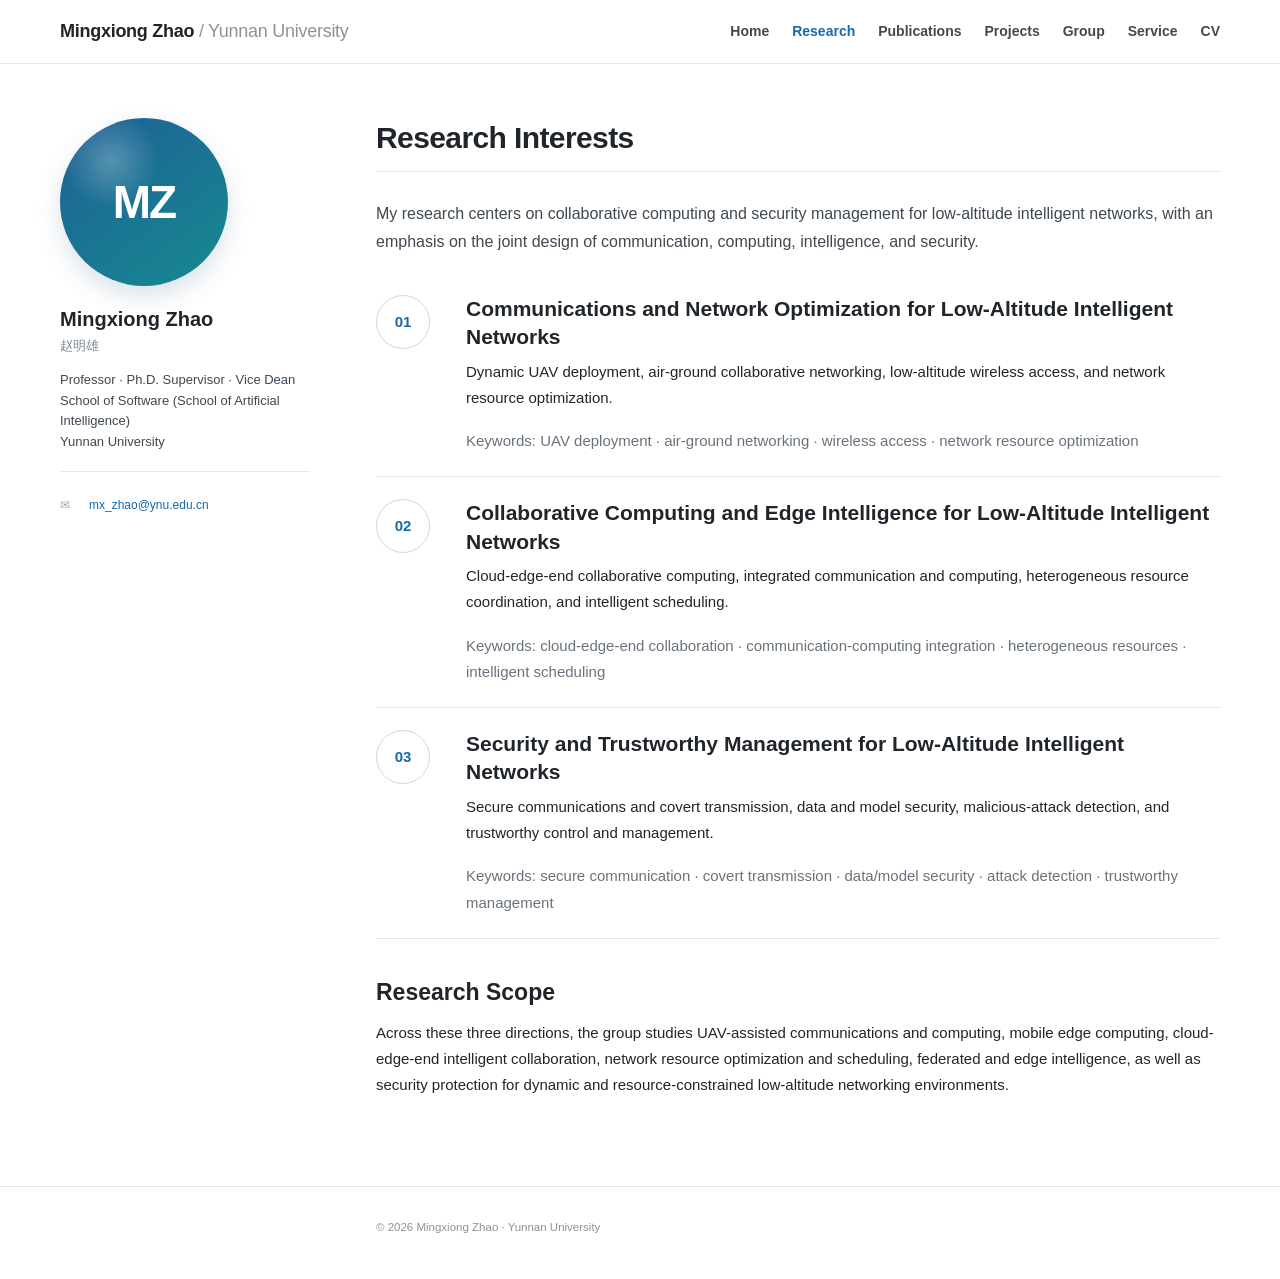
<file: research/index.html>
<!doctype html><html lang="en"><head><meta charset="utf-8"><meta name="viewport" content="width=device-width,initial-scale=1"><meta name="description" content="Research interests of Mingxiong Zhao: low-altitude intelligent networks, collaborative computing, edge intelligence, and trustworthy security management."><title>Research | Mingxiong Zhao</title><link rel="stylesheet" href="../assets/css/main.css"></head><body><header class="site-header"><div class="navbar"><a class="site-title" href="../index.html">Mingxiong Zhao <span>/ Yunnan University</span></a><button class="menu-btn" aria-label="Toggle navigation" aria-expanded="false">☰</button><nav class="nav-links"><a href="../index.html">Home</a><a href="../research/" class="active">Research</a><a href="../publications/">Publications</a><a href="../projects/">Projects</a><a href="../group/">Group</a><a href="../service/">Service</a><a href="../cv/">CV</a></nav></div></header><div class="layout"><aside class="sidebar"><div class="sidebar-inner"><div class="avatar">MZ</div><div><h2>Mingxiong Zhao</h2><p class="name-en">赵明雄</p><p class="role">Professor · Ph.D. Supervisor · Vice Dean<br>School of Software (School of Artificial Intelligence)<br>Yunnan University</p></div><div class="sidebar-meta"><div class="meta-row"><span class="meta-label">✉</span><span><a href="mailto:mx_zhao@ynu.edu.cn">mx_zhao@ynu.edu.cn</a></span></div></div></div></aside><main class="content"><h1>Research Interests</h1><p class="lead">My research centers on collaborative computing and security management for low-altitude intelligent networks, with an emphasis on the joint design of communication, computing, intelligence, and security.</p><div class="research-block"><div class="research-no">01</div><div><h2>Communications and Network Optimization for Low-Altitude Intelligent Networks</h2><p>Dynamic UAV deployment, air-ground collaborative networking, low-altitude wireless access, and network resource optimization.</p><p class="muted">Keywords: UAV deployment · air-ground networking · wireless access · network resource optimization</p></div></div><div class="research-block"><div class="research-no">02</div><div><h2>Collaborative Computing and Edge Intelligence for Low-Altitude Intelligent Networks</h2><p>Cloud-edge-end collaborative computing, integrated communication and computing, heterogeneous resource coordination, and intelligent scheduling.</p><p class="muted">Keywords: cloud-edge-end collaboration · communication-computing integration · heterogeneous resources · intelligent scheduling</p></div></div><div class="research-block"><div class="research-no">03</div><div><h2>Security and Trustworthy Management for Low-Altitude Intelligent Networks</h2><p>Secure communications and covert transmission, data and model security, malicious-attack detection, and trustworthy control and management.</p><p class="muted">Keywords: secure communication · covert transmission · data/model security · attack detection · trustworthy management</p></div></div><h2>Research Scope</h2><p>Across these three directions, the group studies UAV-assisted communications and computing, mobile edge computing, cloud-edge-end intelligent collaboration, network resource optimization and scheduling, federated and edge intelligence, as well as security protection for dynamic and resource-constrained low-altitude networking environments.</p></main></div><footer class="footer"><div class="footer-inner"><p>© 2026 Mingxiong Zhao · Yunnan University</p></div></footer><script src="../assets/js/main.js"></script></body></html>
</file>
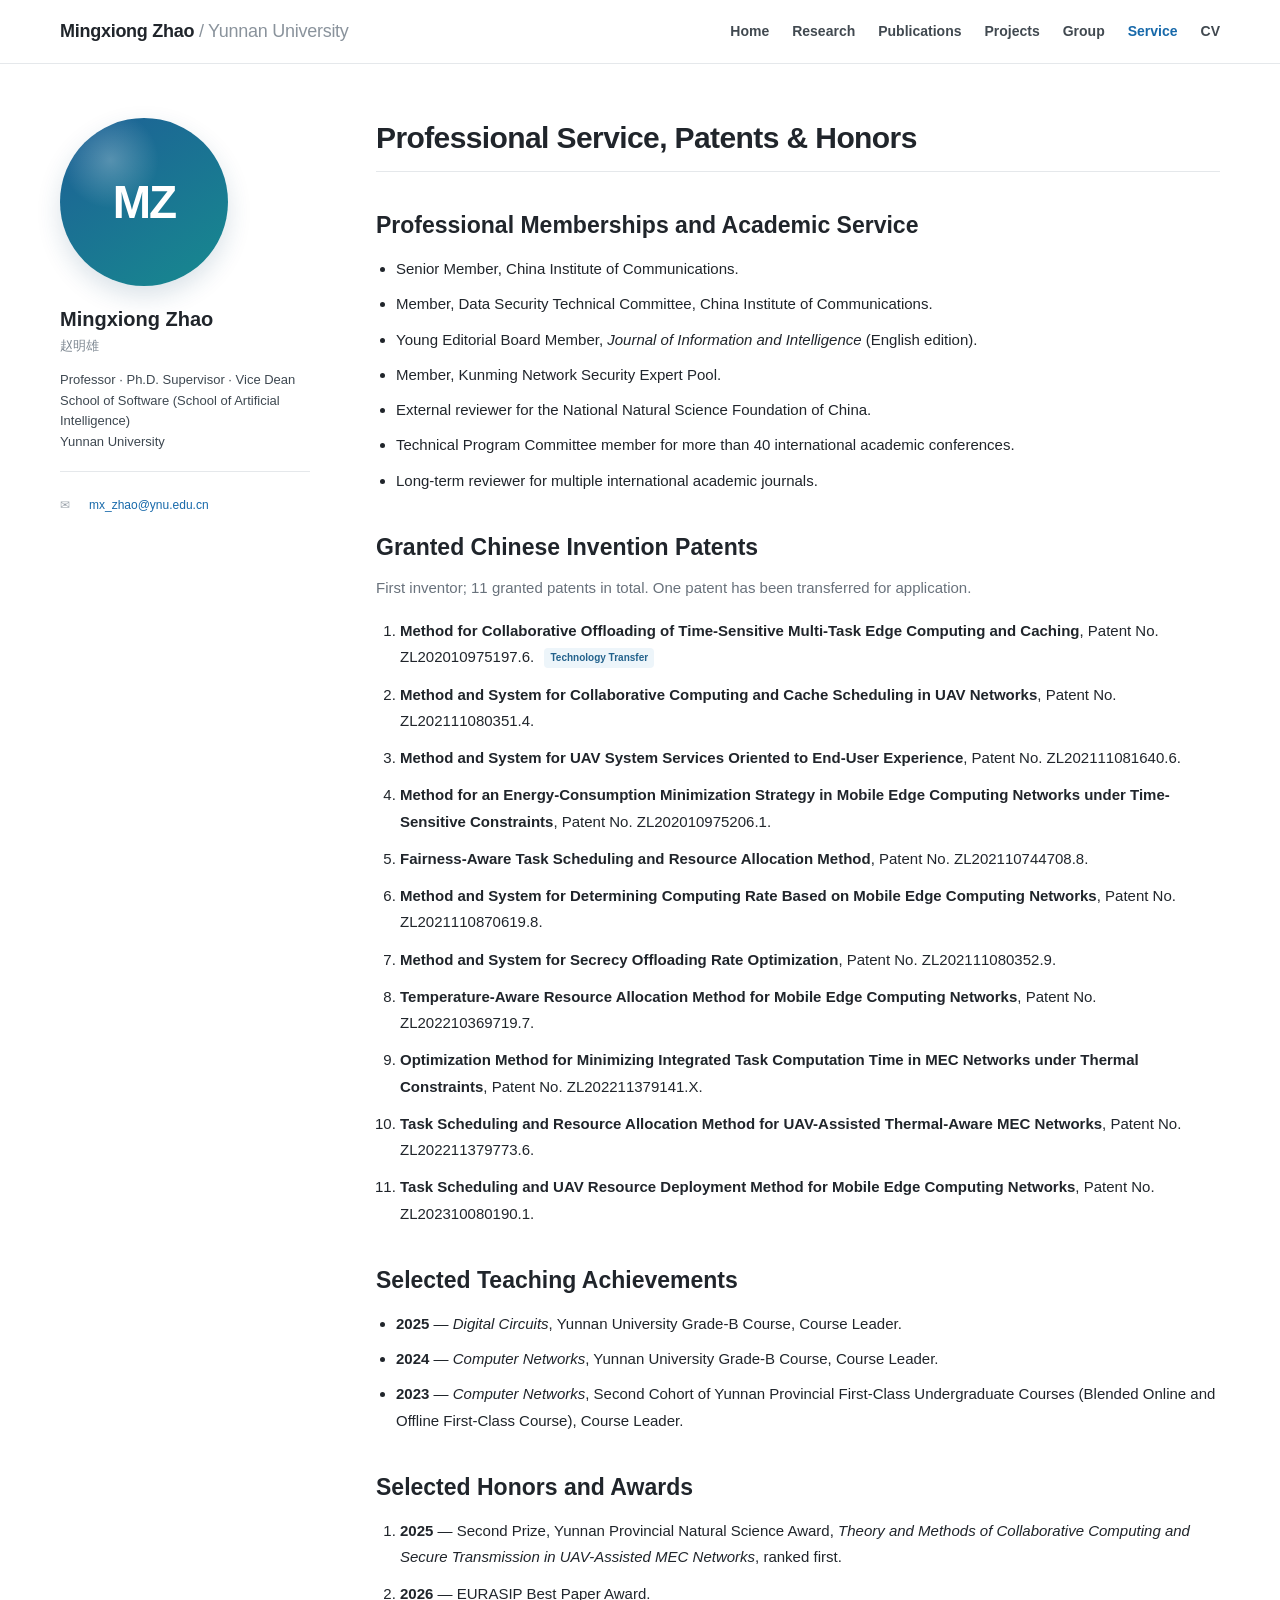
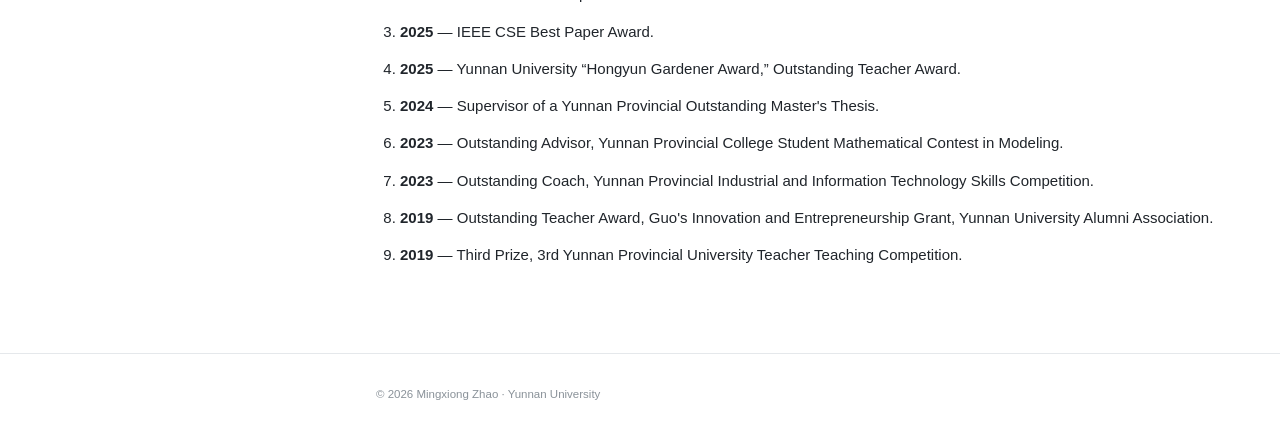
<file: service/index.html>
<!doctype html><html lang="en"><head><meta charset="utf-8"><meta name="viewport" content="width=device-width,initial-scale=1"><meta name="description" content="Professional service, patents, teaching achievements, and honors of Mingxiong Zhao."><title>Service & Honors | Mingxiong Zhao</title><link rel="stylesheet" href="../assets/css/main.css"></head><body><header class="site-header"><div class="navbar"><a class="site-title" href="../index.html">Mingxiong Zhao <span>/ Yunnan University</span></a><button class="menu-btn" aria-label="Toggle navigation" aria-expanded="false">☰</button><nav class="nav-links"><a href="../index.html">Home</a><a href="../research/">Research</a><a href="../publications/">Publications</a><a href="../projects/">Projects</a><a href="../group/">Group</a><a href="../service/" class="active">Service</a><a href="../cv/">CV</a></nav></div></header><div class="layout"><aside class="sidebar"><div class="sidebar-inner"><div class="avatar">MZ</div><div><h2>Mingxiong Zhao</h2><p class="name-en">赵明雄</p><p class="role">Professor · Ph.D. Supervisor · Vice Dean<br>School of Software (School of Artificial Intelligence)<br>Yunnan University</p></div><div class="sidebar-meta"><div class="meta-row"><span class="meta-label">✉</span><span><a href="mailto:mx_zhao@ynu.edu.cn">mx_zhao@ynu.edu.cn</a></span></div></div></div></aside><main class="content"><h1>Professional Service, Patents & Honors</h1><h2>Professional Memberships and Academic Service</h2><ul class="service-list"><li>Senior Member, China Institute of Communications.</li><li>Member, Data Security Technical Committee, China Institute of Communications.</li><li>Young Editorial Board Member, <em>Journal of Information and Intelligence</em> (English edition).</li><li>Member, Kunming Network Security Expert Pool.</li><li>External reviewer for the National Natural Science Foundation of China.</li><li>Technical Program Committee member for more than 40 international academic conferences.</li><li>Long-term reviewer for multiple international academic journals.</li></ul><h2>Granted Chinese Invention Patents</h2><p class="muted">First inventor; 11 granted patents in total. One patent has been transferred for application.</p><ol class="achievement-list"><li><strong>Method for Collaborative Offloading of Time-Sensitive Multi-Task Edge Computing and Caching</strong>, Patent No. ZL202010975197.6. <span class="badge">Technology Transfer</span></li><li><strong>Method and System for Collaborative Computing and Cache Scheduling in UAV Networks</strong>, Patent No. ZL202111080351.4.</li><li><strong>Method and System for UAV System Services Oriented to End-User Experience</strong>, Patent No. ZL202111081640.6.</li><li><strong>Method for an Energy-Consumption Minimization Strategy in Mobile Edge Computing Networks under Time-Sensitive Constraints</strong>, Patent No. ZL202010975206.1.</li><li><strong>Fairness-Aware Task Scheduling and Resource Allocation Method</strong>, Patent No. ZL202110744708.8.</li><li><strong>Method and System for Determining Computing Rate Based on Mobile Edge Computing Networks</strong>, Patent No. ZL2021110870619.8.</li><li><strong>Method and System for Secrecy Offloading Rate Optimization</strong>, Patent No. ZL202111080352.9.</li><li><strong>Temperature-Aware Resource Allocation Method for Mobile Edge Computing Networks</strong>, Patent No. ZL202210369719.7.</li><li><strong>Optimization Method for Minimizing Integrated Task Computation Time in MEC Networks under Thermal Constraints</strong>, Patent No. ZL202211379141.X.</li><li><strong>Task Scheduling and Resource Allocation Method for UAV-Assisted Thermal-Aware MEC Networks</strong>, Patent No. ZL202211379773.6.</li><li><strong>Task Scheduling and UAV Resource Deployment Method for Mobile Edge Computing Networks</strong>, Patent No. ZL202310080190.1.</li></ol><h2>Selected Teaching Achievements</h2><ul class="service-list"><li><strong>2025</strong> — <em>Digital Circuits</em>, Yunnan University Grade-B Course, Course Leader.</li><li><strong>2024</strong> — <em>Computer Networks</em>, Yunnan University Grade-B Course, Course Leader.</li><li><strong>2023</strong> — <em>Computer Networks</em>, Second Cohort of Yunnan Provincial First-Class Undergraduate Courses (Blended Online and Offline First-Class Course), Course Leader.</li></ul><h2>Selected Honors and Awards</h2><ol class="achievement-list"><li><strong>2025</strong> — Second Prize, Yunnan Provincial Natural Science Award, <em>Theory and Methods of Collaborative Computing and Secure Transmission in UAV-Assisted MEC Networks</em>, ranked first.</li><li><strong>2026</strong> — EURASIP Best Paper Award.</li><li><strong>2025</strong> — IEEE CSE Best Paper Award.</li><li><strong>2025</strong> — Yunnan University “Hongyun Gardener Award,” Outstanding Teacher Award.</li><li><strong>2024</strong> — Supervisor of a Yunnan Provincial Outstanding Master's Thesis.</li><li><strong>2023</strong> — Outstanding Advisor, Yunnan Provincial College Student Mathematical Contest in Modeling.</li><li><strong>2023</strong> — Outstanding Coach, Yunnan Provincial Industrial and Information Technology Skills Competition.</li><li><strong>2019</strong> — Outstanding Teacher Award, Guo's Innovation and Entrepreneurship Grant, Yunnan University Alumni Association.</li><li><strong>2019</strong> — Third Prize, 3rd Yunnan Provincial University Teacher Teaching Competition.</li></ol></main></div><footer class="footer"><div class="footer-inner"><p>© 2026 Mingxiong Zhao · Yunnan University</p></div></footer><script src="../assets/js/main.js"></script></body></html>
</file>
<file: assets/css/main.css>
:root{--ink:#20252b;--muted:#69727c;--line:#e5e8eb;--paper:#fff;--wash:#f7f8fa;--accent:#1769aa;--accent2:#137f88;--navh:64px;--content:1160px;--side:250px}*{box-sizing:border-box}html{scroll-behavior:smooth}body{margin:0;color:var(--ink);background:var(--paper);font-family:-apple-system,BlinkMacSystemFont,"Segoe UI","Helvetica Neue","PingFang SC","Hiragino Sans GB","Microsoft YaHei",Arial,sans-serif;font-size:15px;line-height:1.75}a{color:var(--accent);text-decoration:none}a:hover{text-decoration:underline}.site-header{height:var(--navh);border-bottom:1px solid var(--line);background:rgba(255,255,255,.96);position:sticky;top:0;z-index:30;backdrop-filter:blur(10px)}.navbar{width:min(calc(100% - 36px),var(--content));height:100%;margin:0 auto;display:flex;align-items:center;justify-content:space-between;gap:24px}.site-title{color:var(--ink);font-size:18px;font-weight:700;letter-spacing:-.015em}.site-title:hover{text-decoration:none;color:var(--accent)}.site-title span{color:#8a939c;font-weight:500}.nav-links{display:flex;align-items:center;gap:23px}.nav-links a{color:#414950;font-size:14px;font-weight:550}.nav-links a.active{color:var(--accent);font-weight:700}.menu-btn{display:none;border:0;background:transparent;font-size:24px;cursor:pointer}.layout{width:min(calc(100% - 36px),var(--content));margin:0 auto;display:grid;grid-template-columns:var(--side) minmax(0,1fr);gap:66px;padding:54px 0 70px}.sidebar{position:relative}.sidebar-inner{position:sticky;top:calc(var(--navh) + 34px)}.avatar{width:168px;height:168px;border-radius:50%;display:grid;place-items:center;color:white;font-weight:750;font-size:46px;letter-spacing:-.04em;background:radial-gradient(circle at 30% 25%,rgba(255,255,255,.26),transparent 28%),linear-gradient(145deg,#1d5f96,#178a8f);box-shadow:0 10px 25px rgba(25,73,110,.16)}.sidebar h2{margin:20px 0 0;font-size:20px;line-height:1.35}.sidebar .name-en{margin:2px 0 12px;color:#7d8791;font-size:13px}.sidebar .role{margin:0;color:#3e4851;font-size:13px;line-height:1.6}.sidebar-meta{margin-top:18px;padding-top:15px;border-top:1px solid var(--line)}.meta-row{display:flex;gap:9px;margin:8px 0;color:#59636d;font-size:12px}.meta-label{min-width:20px;color:#9aa2aa}.sidebar-links{margin-top:18px;display:flex;flex-direction:column;gap:7px}.sidebar-links a{font-size:12.5px}.content{min-width:0}.content h1{margin:0 0 28px;padding-bottom:14px;border-bottom:1px solid var(--line);font-size:30px;line-height:1.3;letter-spacing:-.02em}.content h2{margin:38px 0 12px;font-size:23px;line-height:1.35}.content h3{margin:28px 0 8px;font-size:18px;line-height:1.4}.content p{margin:0 0 17px}.lead{font-size:16px;color:#3f4851}.muted{color:var(--muted)}.rule{border:0;border-top:1px solid var(--line);margin:28px 0}.notice{border-left:3px solid var(--accent);background:#f5f9fc;padding:15px 18px;margin:22px 0;border-radius:0 6px 6px 0}.notice p:last-child{margin-bottom:0}.interests{padding-left:22px}.interests li{margin:6px 0}.quick-stats{display:grid;grid-template-columns:repeat(4,1fr);gap:12px;margin:26px 0 30px}.stat{border:1px solid var(--line);border-radius:7px;padding:16px 14px;background:#fbfcfd}.stat strong{display:block;font-size:25px;line-height:1.15;color:#315f7f}.stat span{display:block;margin-top:5px;color:var(--muted);font-size:11.5px}.research-block{display:grid;grid-template-columns:72px 1fr;gap:18px;padding:22px 0;border-bottom:1px solid var(--line)}.research-no{width:54px;height:54px;border-radius:50%;display:grid;place-items:center;border:1px solid #ced8e0;color:var(--accent);font-weight:700}.research-block h2{margin:0 0 7px;font-size:21px}.research-block p:last-child{margin-bottom:0}.pub-toc{padding:14px 18px;background:var(--wash);border:1px solid var(--line);border-radius:6px;margin:18px 0 28px}.pub-toc strong{display:block;margin-bottom:5px}.pub-toc a{margin-right:14px;font-size:13px}.pub-list{padding-left:22px}.pub-list li{margin:0 0 17px;padding-left:5px}.pub-list.numbered li{padding-bottom:14px;border-bottom:1px solid #eef0f2}.pub-title{font-weight:650;color:#242b31}.badge{display:inline-block;margin-left:6px;padding:1px 6px;border-radius:4px;background:#edf5fa;color:#23628c;font-size:10px;font-weight:750;vertical-align:1px}.year-title{font-size:18px!important;margin-top:28px!important;color:#37404a}.project{display:grid;grid-template-columns:150px 1fr;gap:18px;padding:21px 0;border-bottom:1px solid var(--line)}.project .date{color:#66727d;font-size:13px;font-weight:650}.project h3{margin:0 0 5px;font-size:17px}.project p{margin:0;color:#5c6670}.status{display:inline-block;margin-left:6px;padding:1px 7px;border-radius:999px;font-size:10px;font-weight:700}.status.ongoing{color:#126b54;background:#e9f7f1}.status.completed{color:#6f7378;background:#f0f1f2}.group-stats{display:grid;grid-template-columns:repeat(3,1fr);gap:12px;margin:18px 0 28px}.group-stat{background:var(--wash);border-radius:6px;padding:17px}.group-stat strong{display:block;font-size:24px;color:var(--accent)}.group-stat span{font-size:12px;color:var(--muted)}.topic-grid{display:grid;grid-template-columns:repeat(2,1fr);gap:12px}.topic-card{border:1px solid var(--line);border-radius:6px;padding:16px}.topic-card h3{margin:0 0 6px;font-size:16px}.topic-card p{margin:0;font-size:13px;color:var(--muted)}.service-list{padding-left:20px}.service-list li{margin-bottom:9px}.achievement-list{padding-left:24px}.achievement-list li{margin-bottom:11px}.cv-item{display:grid;grid-template-columns:170px 1fr;gap:18px;padding:10px 0;border-bottom:1px solid #eef0f2}.cv-date{color:#66727d;font-size:13px;font-weight:650}.link-grid{display:grid;grid-template-columns:repeat(2,1fr);gap:12px;margin:16px 0 26px}.link-card{display:block;border:1px solid var(--line);border-radius:7px;padding:16px;background:#fbfcfd;color:var(--ink)}.link-card:hover{text-decoration:none;border-color:#bfd0dc;box-shadow:0 7px 18px rgba(25,73,110,.07)}.link-card strong{display:block;color:var(--accent);font-size:15px}.link-card span{display:block;margin-top:4px;color:var(--muted);font-size:12px}.footer{border-top:1px solid var(--line);padding:28px 0 40px;color:#8a9299;font-size:11.5px}.footer-inner{width:min(calc(100% - 36px),var(--content));margin:0 auto;padding-left:calc(var(--side) + 66px)}.footer p{margin:2px 0}.smallcaps{font-size:11px;letter-spacing:.12em;text-transform:uppercase;color:#8b949c}.highlight-box{margin:24px 0;padding:20px;border:1px solid #dbe5ea;background:#fbfdfe;border-radius:7px}.highlight-box h3{margin:0 0 8px}@media(max-width:900px){.layout{grid-template-columns:1fr;gap:30px;padding-top:32px}.sidebar-inner{position:static;display:grid;grid-template-columns:110px 1fr;column-gap:20px}.avatar{width:110px;height:110px;font-size:32px}.sidebar h2{margin-top:6px}.sidebar-meta,.sidebar-links{grid-column:1/-1}.quick-stats{grid-template-columns:repeat(2,1fr)}.footer-inner{padding-left:0}.nav-links{gap:16px}}@media(max-width:720px){:root{--navh:58px}.menu-btn{display:block}.nav-links{display:none;position:absolute;top:var(--navh);left:0;right:0;flex-direction:column;align-items:flex-start;gap:0;padding:10px 18px 16px;background:white;border-bottom:1px solid var(--line)}.nav-links.open{display:flex}.nav-links a{width:100%;padding:8px 0}.site-title{font-size:16px}.layout{width:min(calc(100% - 28px),var(--content))}.content h1{font-size:27px}.research-block,.project,.cv-item{grid-template-columns:1fr}.topic-grid,.group-stats,.link-grid{grid-template-columns:1fr}}
</file>
